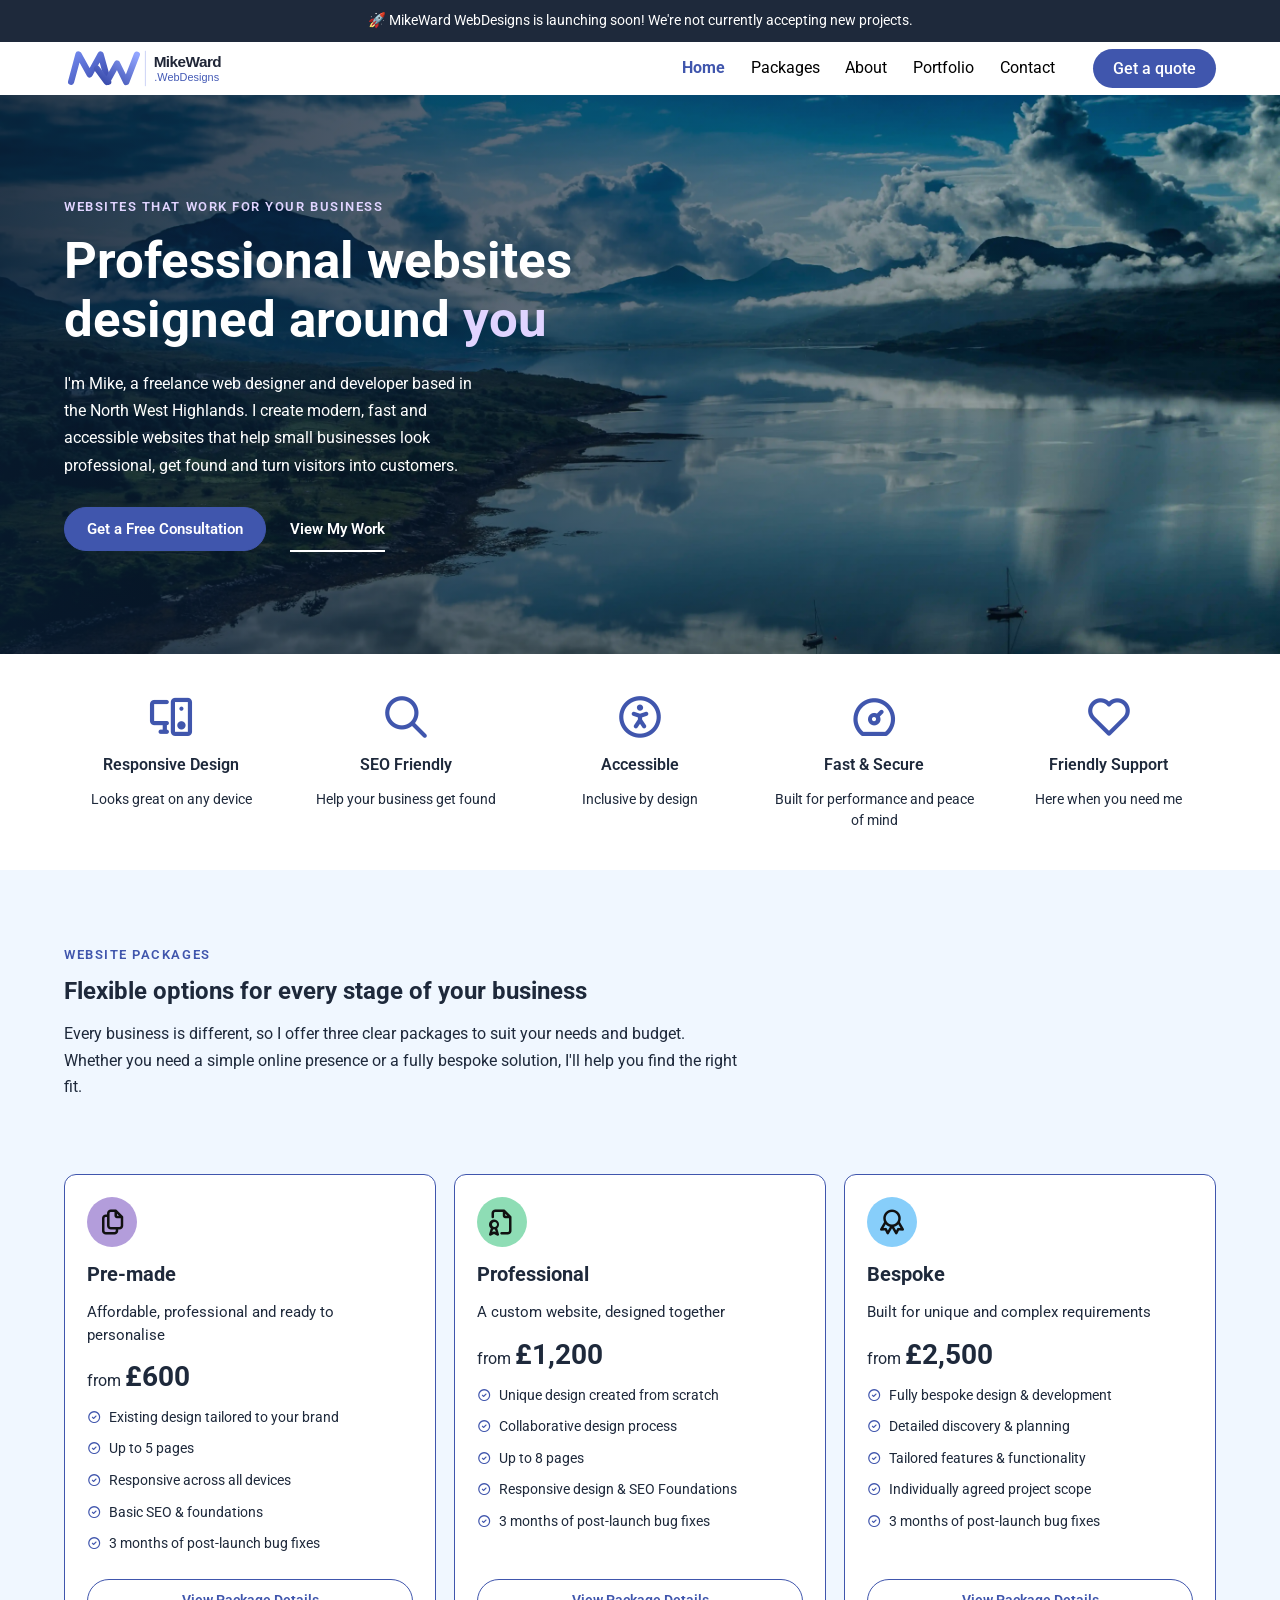
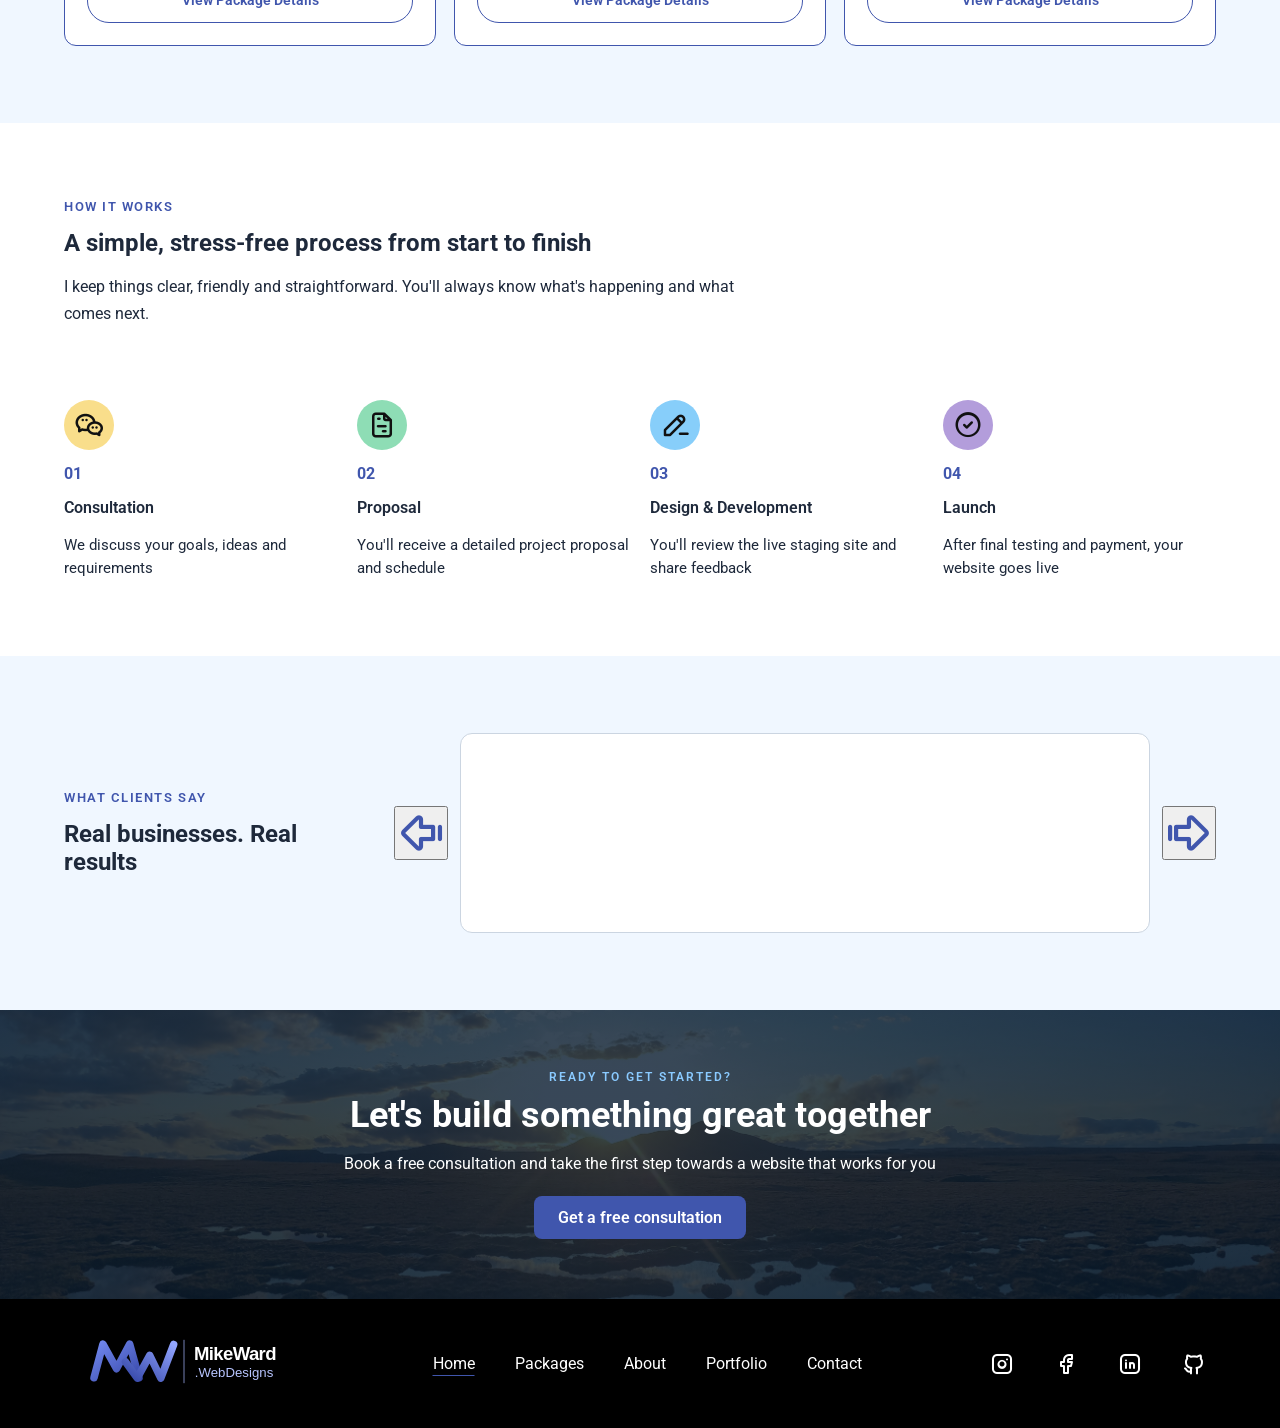
<file: index.html>
<!doctype html>
<html lang="en">
  <head>
    <meta charset="UTF-8" />
    <meta name="viewport" content="width=device-width, initial-scale=1.0" />
    <title>MikeWard WebDesigns | Web Design for Small Businesses</title>
    <link rel="canonical" href="https://mikeward-webdesigns.com/" />
    <link
      rel="stylesheet"
      href="./css/tabler-icons.min.css"
      media="print"
      onload="this.media = 'all'"
    />
    <link rel="stylesheet" href="./css/global.css" />
    <link rel="stylesheet" href="./css/template.css" />
    <link rel="stylesheet" href="./css/home.css" />
    <link
      rel="preload"
      as="image"
      href="resources/martin-bennie.jpg"
      fetchpriority="high"
    />
    <meta
      name="description"
      content="Affordable, professional web design for small businesses in the Scottish Highlands and across the UK. Fast, modern websites tailored to your business."
    />
    <link rel="icon" type="image/svg+xml" href="./resources/favicon.svg" />
    <script src="./script.js" defer></script>
  </head>
  <body>
    <div class="announcement-bar">
      <p>
        🚀 MikeWard WebDesigns is launching soon! We're not currently accepting
        new projects.
      </p>
    </div>
    <nav class="site-nav" aria-label="Main navigation">
      <img
        src="resources/mikeward-logo.svg"
        alt="MikeWard WebDesigns logo"
        class="site-logo"
      />
      <div class="site-nav__menu" id="primary-menu">
        <ul class="site-nav__links">
          <li>
            <a href="./index.html" class="current" aria-current="page">Home</a>
          </li>
          <li><a href="./index.html#packages">Packages</a></li>
          <li><a href="./about.html">About</a></li>
          <li><a href="./portfolio.html">Portfolio</a></li>
          <li><a href="./contact.html">Contact</a></li>
        </ul>
        <a href="./contact.html" class="quote-button"> Get a quote </a>
      </div>
      <button
        class="menu-toggle"
        type="button"
        aria-label="Open navigation menu"
        aria-expanded="false"
        aria-controls="primary-menu"
      >
        <i class="ti ti-menu-2" aria-hidden="true"></i>
      </button>
    </nav>

    <header class="hero">
      <div class="hero__content">
        <p class="hero__eyebrow">WEBSITES THAT WORK FOR YOUR BUSINESS</p>
        <h1>Professional websites designed around <span>you</span></h1>
        <p class="hero__description">
          I'm Mike, a freelance web designer and developer based in the North
          West Highlands. I create modern, fast and accessible websites that
          help small businesses look professional, get found and turn visitors
          into customers.
        </p>
        <a href="./contact.html" class="hero__consultation-button">
          Get a Free Consultation
        </a>
        <a class="hero__portfolio-link" href="./portfolio.html">View My Work</a>
      </div>
    </header>

    <main class="benefits">
      <div class="benefit-card">
        <i class="ti ti-devices-2" aria-hidden="true"></i>
        <div class="benefit-card__title"><p>Responsive Design</p></div>
        <div class="benefit-card__description">
          <p>Looks great on any device</p>
        </div>
      </div>
      <div class="benefit-card">
        <i class="ti ti-search" aria-hidden="true"></i>
        <div class="benefit-card__title"><p>SEO Friendly</p></div>
        <div class="benefit-card__description">
          <p>Help your business get found</p>
        </div>
      </div>
      <div class="benefit-card">
        <i class="ti ti-accessible" aria-hidden="true"></i>
        <div class="benefit-card__title"><p>Accessible</p></div>
        <div class="benefit-card__description"><p>Inclusive by design</p></div>
      </div>
      <div class="benefit-card">
        <i class="ti ti-dashboard" aria-hidden="true"></i>
        <div class="benefit-card__title"><p>Fast &amp; Secure</p></div>
        <div class="benefit-card__description">
          <p>Built for performance and peace of mind</p>
        </div>
      </div>
      <div class="benefit-card">
        <i class="ti ti-heart" aria-hidden="true"></i>
        <div class="benefit-card__title"><p>Friendly Support</p></div>
        <div class="benefit-card__description">
          <p>Here when you need me</p>
        </div>
      </div>
    </main>

    <section class="packages-section" id="packages">
      <div class="packages-intro">
        <p class="packages-intro__eyebrow">WEBSITE PACKAGES</p>
        <h2>Flexible options for every stage of your business</h2>
        <p class="packages-intro__description">
          Every business is different, so I offer three clear packages to suit
          your needs and budget. Whether you need a simple online presence or a
          fully bespoke solution, I'll help you find the right fit.
        </p>
      </div>
      <div class="packages-cards">
        <div class="package-card">
          <div class="package-card__icon package-card_icon_premade">
            <i class="ti ti-files" aria-hidden="true"></i>
          </div>
          <div class="package-card__heading"><h3>Pre-made</h3></div>
          <div class="package-card__description">
            <p>Affordable, professional and ready to personalise</p>
          </div>
          <div class="package-card__price">
            <p>from <span>£600</span></p>
          </div>
          <div class="package-card__features">
            <ul>
              <li>Existing design tailored to your brand</li>
              <li>Up to 5 pages</li>
              <li>Responsive across all devices</li>
              <li>Basic SEO &amp; foundations</li>
              <li>3 months of post-launch bug fixes</li>
            </ul>
          </div>
          <a
            href="./premade.html"
            class="package-card__button"
            aria-label="View Pre-made package details"
          >
            <span class="button-text-desktop" aria-hidden="true"
              >View Package Details</span
            >
            <span class="button-text-mobile" aria-hidden="true">View</span>
            <span class="button-text-small" aria-hidden="true">&rarr;</span>
          </a>
        </div>
        <div class="package-card">
          <div class="package-card__icon package-card_icon_professional">
            <i class="ti ti-file-certificate" aria-hidden="true"></i>
          </div>
          <div class="package-card__heading"><h3>Professional</h3></div>
          <div class="package-card__description">
            <p>A custom website, designed together</p>
          </div>
          <div class="package-card__price">
            <p>from <span>£1,200</span></p>
          </div>
          <div class="package-card__features">
            <ul>
              <li>Unique design created from scratch</li>
              <li>Collaborative design process</li>
              <li>Up to 8 pages</li>
              <li>Responsive design &amp; SEO Foundations</li>
              <li>3 months of post-launch bug fixes</li>
            </ul>
          </div>
          <a
            href="./professional.html"
            class="package-card__button"
            aria-label="View Professional package details"
          >
            <span class="button-text-desktop" aria-hidden="true"
              >View Package Details</span
            >
            <span class="button-text-mobile" aria-hidden="true">View</span>
            <span class="button-text-small" aria-hidden="true">&rarr;</span>
          </a>
        </div>
        <div class="package-card">
          <div class="package-card__icon package-card_icon_bespoke">
            <i class="ti ti-award" aria-hidden="true"></i>
          </div>
          <div class="package-card__heading"><h3>Bespoke</h3></div>
          <div class="package-card__description">
            <p>Built for unique and complex requirements</p>
          </div>
          <div class="package-card__price">
            <p>from <span>£2,500</span></p>
          </div>
          <div class="package-card__features">
            <ul>
              <li>Fully bespoke design &amp; development</li>
              <li>Detailed discovery &amp; planning</li>
              <li>Tailored features &amp; functionality</li>
              <li>Individually agreed project scope</li>
              <li>3 months of post-launch bug fixes</li>
            </ul>
          </div>
          <a
            href="./bespoke.html"
            class="package-card__button"
            aria-label="View Bespoke package details"
          >
            <span class="button-text-desktop" aria-hidden="true"
              >View Package Details</span
            >
            <span class="button-text-mobile" aria-hidden="true">View</span>
            <span class="button-text-small" aria-hidden="true">&rarr;</span>
          </a>
        </div>
      </div>
    </section>

    <section class="process-section">
      <div class="process-intro">
        <p class="process-intro__eyebrow">HOW IT WORKS</p>
        <h2>A simple, stress-free process from start to finish</h2>
        <p class="process-intro__description">
          I keep things clear, friendly and straightforward. You'll always know
          what's happening and what comes next.
        </p>
      </div>
      <div class="process-steps">
        <div class="process-step">
          <div class="process-step__icon process-step__icon_consultation">
            <i class="ti ti-brand-wechat" aria-hidden="true"></i>
          </div>
          <div class="process-step__number"><p>01</p></div>
          <div class="process-step__title"><p>Consultation</p></div>
          <div class="process-step__description">
            <p>We discuss your goals, ideas and requirements</p>
          </div>
        </div>
        <div class="process-step">
          <div class="process-step__icon process-step__icon_proposal">
            <i class="ti ti-file-invoice" aria-hidden="true"></i>
          </div>
          <div class="process-step__number"><p>02</p></div>
          <div class="process-step__title"><p>Proposal</p></div>
          <div class="process-step__description">
            <p>You'll receive a detailed project proposal and schedule</p>
          </div>
        </div>
        <div class="process-step">
          <div class="process-step__icon process-step__icon_design">
            <i class="ti ti-pencil-minus" aria-hidden="true"></i>
          </div>
          <div class="process-step__number"><p>03</p></div>
          <div class="process-step__title"><p>Design &amp; Development</p></div>
          <div class="process-step__description">
            <p>You'll review the live staging site and share feedback</p>
          </div>
        </div>
        <div class="process-step">
          <div class="process-step__icon process-step__icon_launch">
            <i class="ti ti-circle-check" aria-hidden="true"></i>
          </div>
          <div class="process-step__number"><p>04</p></div>
          <div class="process-step__title"><p>Launch</p></div>
          <div class="process-step__description">
            <p>After final testing and payment, your website goes live</p>
          </div>
        </div>
      </div>
    </section>

    <section class="testimonials-section">
      <div class="testimonials-intro">
        <p>WHAT CLIENTS SAY</p>
        <h2>Real businesses. Real results</h2>
      </div>
      <div class="testimonial-carousel">
        <button
          class="testimonial-carousel__previous"
          aria-label="Previous testimonial"
        >
          <i class="ti ti-arrow-big-left-line" aria-hidden="true"></i>
        </button>
        <div class="testimonial-carousel__content"></div>
        <button
          class="testimonial-carousel__next"
          aria-label="Next testimonial"
        >
          <i class="ti ti-arrow-big-right-line" aria-hidden="true"></i>
        </button>
      </div>
      <div class="testimonials-photo"></div>
      <div class="testimonial-carosel-control-buttons">
        <button type="button" aria-label="Show testimonial 1"></button>
        <button type="button" aria-label="Show testimonial 2"></button>
        <button type="button" aria-label="Show testimonial 3"></button>
      </div>
    </section>

    <section class="final-cta">
      <p class="final-cta__eyebrow">READY TO GET STARTED?</p>
      <h2>Let's build something great together</h2>
      <p class="final-cta__description">
        Book a free consultation and take the first step towards a website that
        works for you
      </p>
      <a href="./contact.html" class="final-cta__button">
        Get a free consultation
      </a>
    </section>

    <footer class="site-footer">
      <a href="./index.html" aria-label="MikeWard WebDesigns homepage">
        <img
          src="resources/mikeward-logo-dark.svg"
          alt="MikeWard WebDesigns logo"
          class="site-footer__logo"
          width="700"
          height="180"
        />
      </a>
      <nav aria-label="Footer navigation">
        <ul class="site-footer__links">
          <li>
            <a href="./index.html" class="current" aria-current="page">Home</a>
          </li>
          <li><a href="./index.html#packages">Packages</a></li>
          <li>
            <a href="./about.html">About</a>
          </li>
          <li><a href="./portfolio.html">Portfolio</a></li>
          <li><a href="./contact.html">Contact</a></li>
        </ul>
      </nav>
      <div class="site-footer__social-links">
        <a href="YOUR_INSTAGRAM_URL" aria-label="Instagram">
          <i class="ti ti-brand-instagram" aria-hidden="true"></i>
        </a>
        <a href="YOUR_FACEBOOK_URL" aria-label="Facebook">
          <i class="ti ti-brand-facebook" aria-hidden="true"></i>
        </a>
        <a href="YOUR_LINKEDIN_URL" aria-label="LinkedIn">
          <i class="ti ti-brand-linkedin" aria-hidden="true"></i>
        </a>
        <a href="YOUR_GITHUB_URL" aria-label="Github">
          <i class="ti ti-brand-github" aria-hidden="true"></i>
        </a>
      </div>
    </footer>
  </body>
</html>
</file>
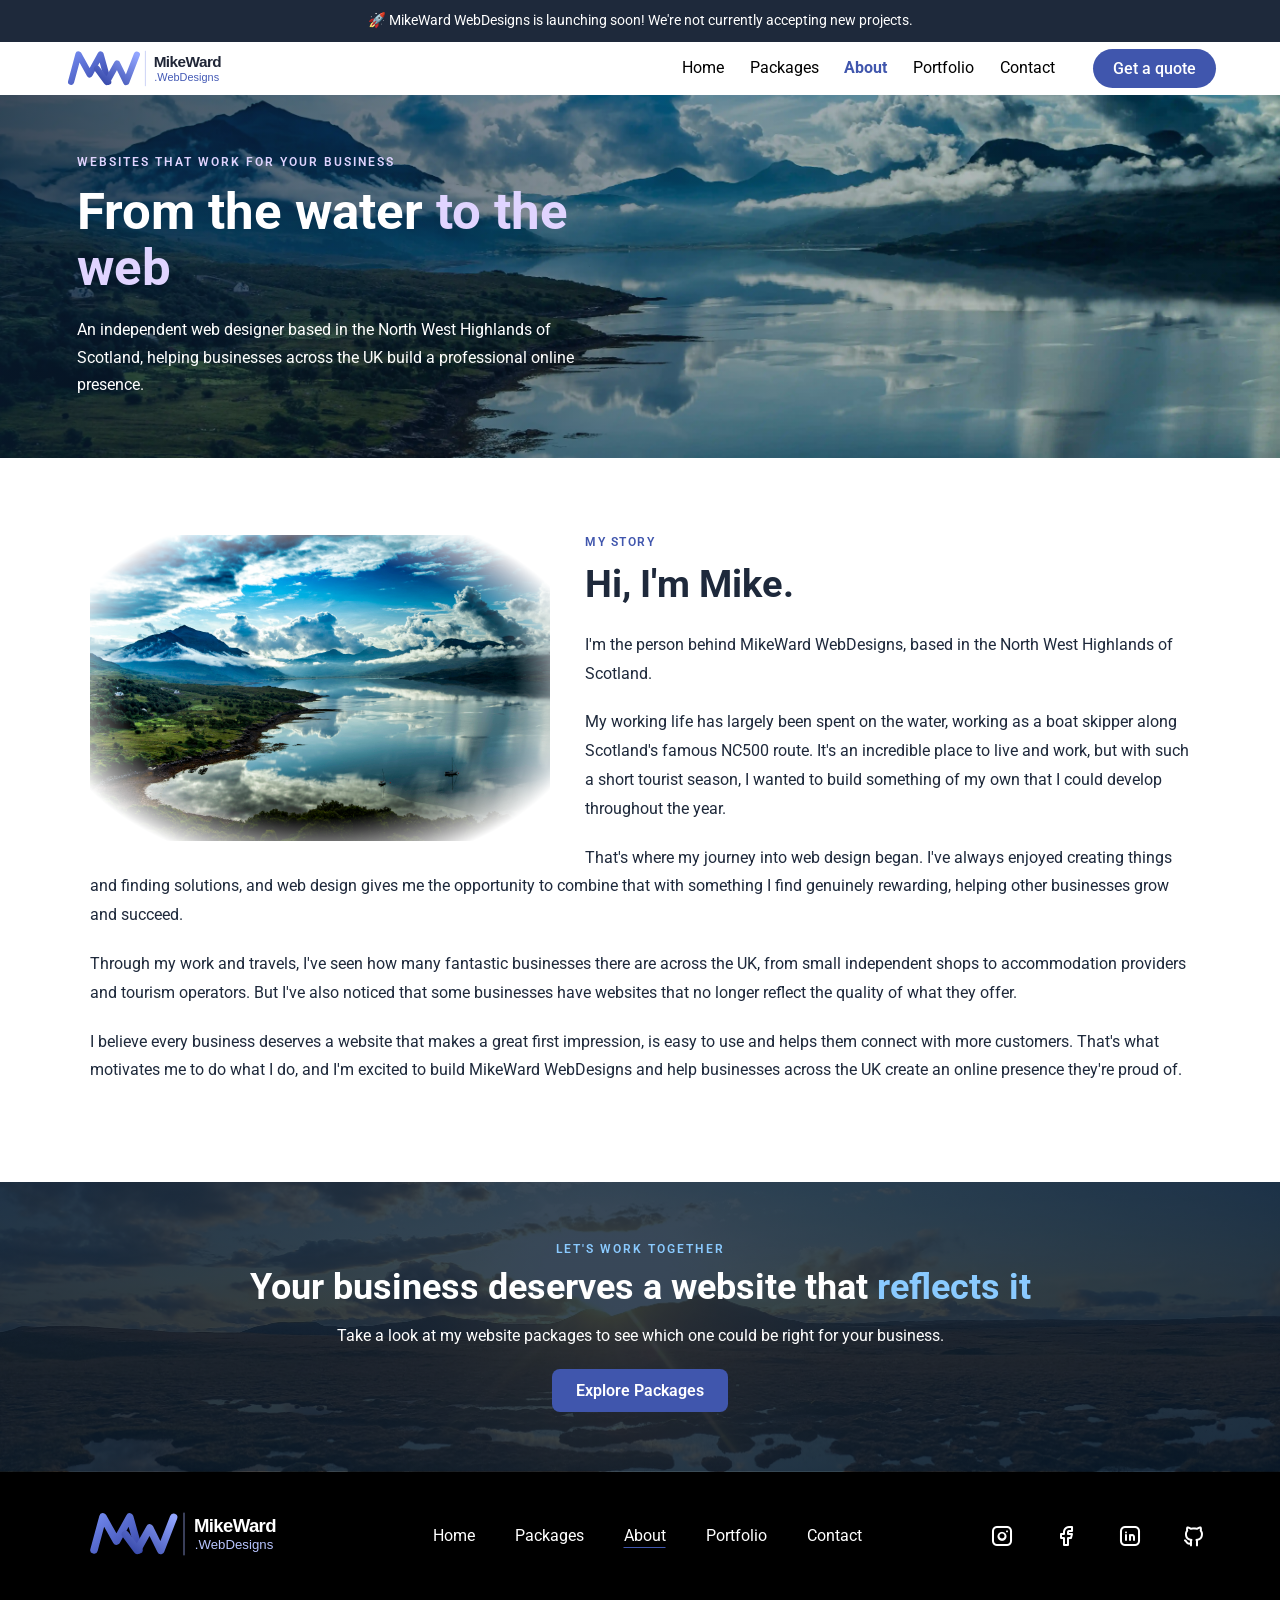
<file: about.html>
<!doctype html>
<html lang="en">
  <head>
    <meta charset="UTF-8" />
    <meta name="viewport" content="width=device-width, initial-scale=1.0" />
    <title>About Mike | Web Design for Small Businesses</title>
    <link rel="canonical" href="https://mikeward-webdesigns.com/about.html" />
    <link rel="stylesheet" href="./css/tabler-icons.min.css" />
    <link rel="stylesheet" href="./css/global.css" />
    <link rel="stylesheet" href="./css/template.css" />
    <link rel="stylesheet" href="./css/about.css" />
    <link
      rel="preload"
      as="image"
      href="resources/martin-bennie.webp"
      fetchpriority="high"
    />
    <meta
      name="description"
      content="Meet Mike, the person behind MikeWard WebDesigns. From boat skipper in the Scottish Highlands to creating professional websites for businesses across the UK."
    />
    <link rel="icon" type="image/svg+xml" href="./resources/favicon.svg" />
    <script src="./script.js" defer></script>
  </head>
  <body>
    <div class="announcement-bar">
      <p>
        🚀 MikeWard WebDesigns is launching soon! We're not currently accepting
        new projects.
      </p>
    </div>
    <nav class="site-nav" aria-label="Main navigation">
      <img
        src="resources/mikeward-logo.svg"
        alt="MikeWard WebDesigns logo"
        class="site-logo"
      />
      <div class="site-nav__menu" id="primary-menu">
        <ul class="site-nav__links">
          <li>
            <a href="./index.html">Home</a>
          </li>
          <li><a href="./index.html#packages">Packages</a></li>
          <li>
            <a href="./about.html" class="current" aria-current="page">About</a>
          </li>
          <li><a href="./portfolio.html">Portfolio</a></li>
          <li><a href="./contact.html">Contact</a></li>
        </ul>
        <a href="./contact.html" class="quote-button"> Get a quote </a>
      </div>
      <button
        class="menu-toggle"
        type="button"
        aria-label="Open navigation menu"
        aria-expanded="false"
        aria-controls="primary-menu"
      >
        <i class="ti ti-menu-2" aria-hidden="true"></i>
      </button>
    </nav>

    <header class="hero">
      <div class="hero__content">
        <p class="hero__eyebrow">WEBSITES THAT WORK FOR YOUR BUSINESS</p>
        <h1>From the water <span>to the web</span></h1>
        <p class="hero__description">
          An independent web designer based in the North West Highlands of
          Scotland, helping businesses across the UK build a professional online
          presence.
        </p>
      </div>
    </header>
    <main>
      <section class="bio" aria-labelledby="about-heading">
        <div class="bio__content">
          <img
            src="./resources/martin-bennie.jpg"
            alt="Mike working as a boat skipper in the Scottish Highlands"
            class="mike-image"
            width="500"
            height="375"
            loading="lazy"
          />

          <p class="bio__eyebrow">MY STORY</p>
          <h2 id="about-heading">Hi, I'm Mike.</h2>

          <p>
            I'm the person behind MikeWard WebDesigns, based in the North West
            Highlands of Scotland.
          </p>

          <p>
            My working life has largely been spent on the water, working as a
            boat skipper along Scotland's famous NC500 route. It's an incredible
            place to live and work, but with such a short tourist season, I
            wanted to build something of my own that I could develop throughout
            the year.
          </p>

          <p>
            That's where my journey into web design began. I've always enjoyed
            creating things and finding solutions, and web design gives me the
            opportunity to combine that with something I find genuinely
            rewarding, helping other businesses grow and succeed.
          </p>

          <p>
            Through my work and travels, I've seen how many fantastic businesses
            there are across the UK, from small independent shops to
            accommodation providers and tourism operators. But I've also noticed
            that some businesses have websites that no longer reflect the
            quality of what they offer.
          </p>

          <p>
            I believe every business deserves a website that makes a great first
            impression, is easy to use and helps them connect with more
            customers. That's what motivates me to do what I do, and I'm excited
            to build MikeWard WebDesigns and help businesses across the UK
            create an online presence they're proud of.
          </p>
        </div>
      </section>
      <section class="final-cta" aria-labelledby="cta-heading">
        <p class="final-cta__eyebrow">LET'S WORK TOGETHER</p>
        <h2 id="cta-heading">
          Your business deserves a website that <span>reflects it</span>
        </h2>
        <p class="final-cta__description">
          Take a look at my website packages to see which one could be right for
          your business.
        </p>
        <a href="./index.html#packages" class="final-cta__button">
          Explore Packages
        </a>
      </section>
    </main>

    <footer class="site-footer">
      <a href="./index.html" aria-label="MikeWard WebDesigns homepage">
        <img
          src="resources/mikeward-logo-dark.svg"
          alt="MikeWard WebDesigns logo"
          class="site-footer__logo"
          width="700"
          height="180"
      /></a>
      <nav aria-label="Footer navigation">
        <ul class="site-footer__links">
          <li><a href="./index.html">Home</a></li>
          <li><a href="./index.html#packages">Packages</a></li>
          <li>
            <a href="./about.html" class="current" aria-current="page">About</a>
          </li>
          <li><a href="./portfolio.html">Portfolio</a></li>
          <li><a href="./contact.html">Contact</a></li>
        </ul>
      </nav>
      <div class="site-footer__social-links">
        <a href="YOUR_INSTAGRAM_URL" aria-label="Instagram">
          <i class="ti ti-brand-instagram" aria-hidden="true"></i>
        </a>
        <a href="YOUR_FACEBOOK_URL" aria-label="Facebook">
          <i class="ti ti-brand-facebook" aria-hidden="true"></i>
        </a>
        <a href="YOUR_LINKEDIN_URL" aria-label="LinkedIn">
          <i class="ti ti-brand-linkedin" aria-hidden="true"></i>
        </a>
        <a href="YOUR_GITHUB_URL" aria-label="Github">
          <i class="ti ti-brand-github" aria-hidden="true"></i>
        </a>
      </div>
    </footer>
  </body>
</html>
</file>
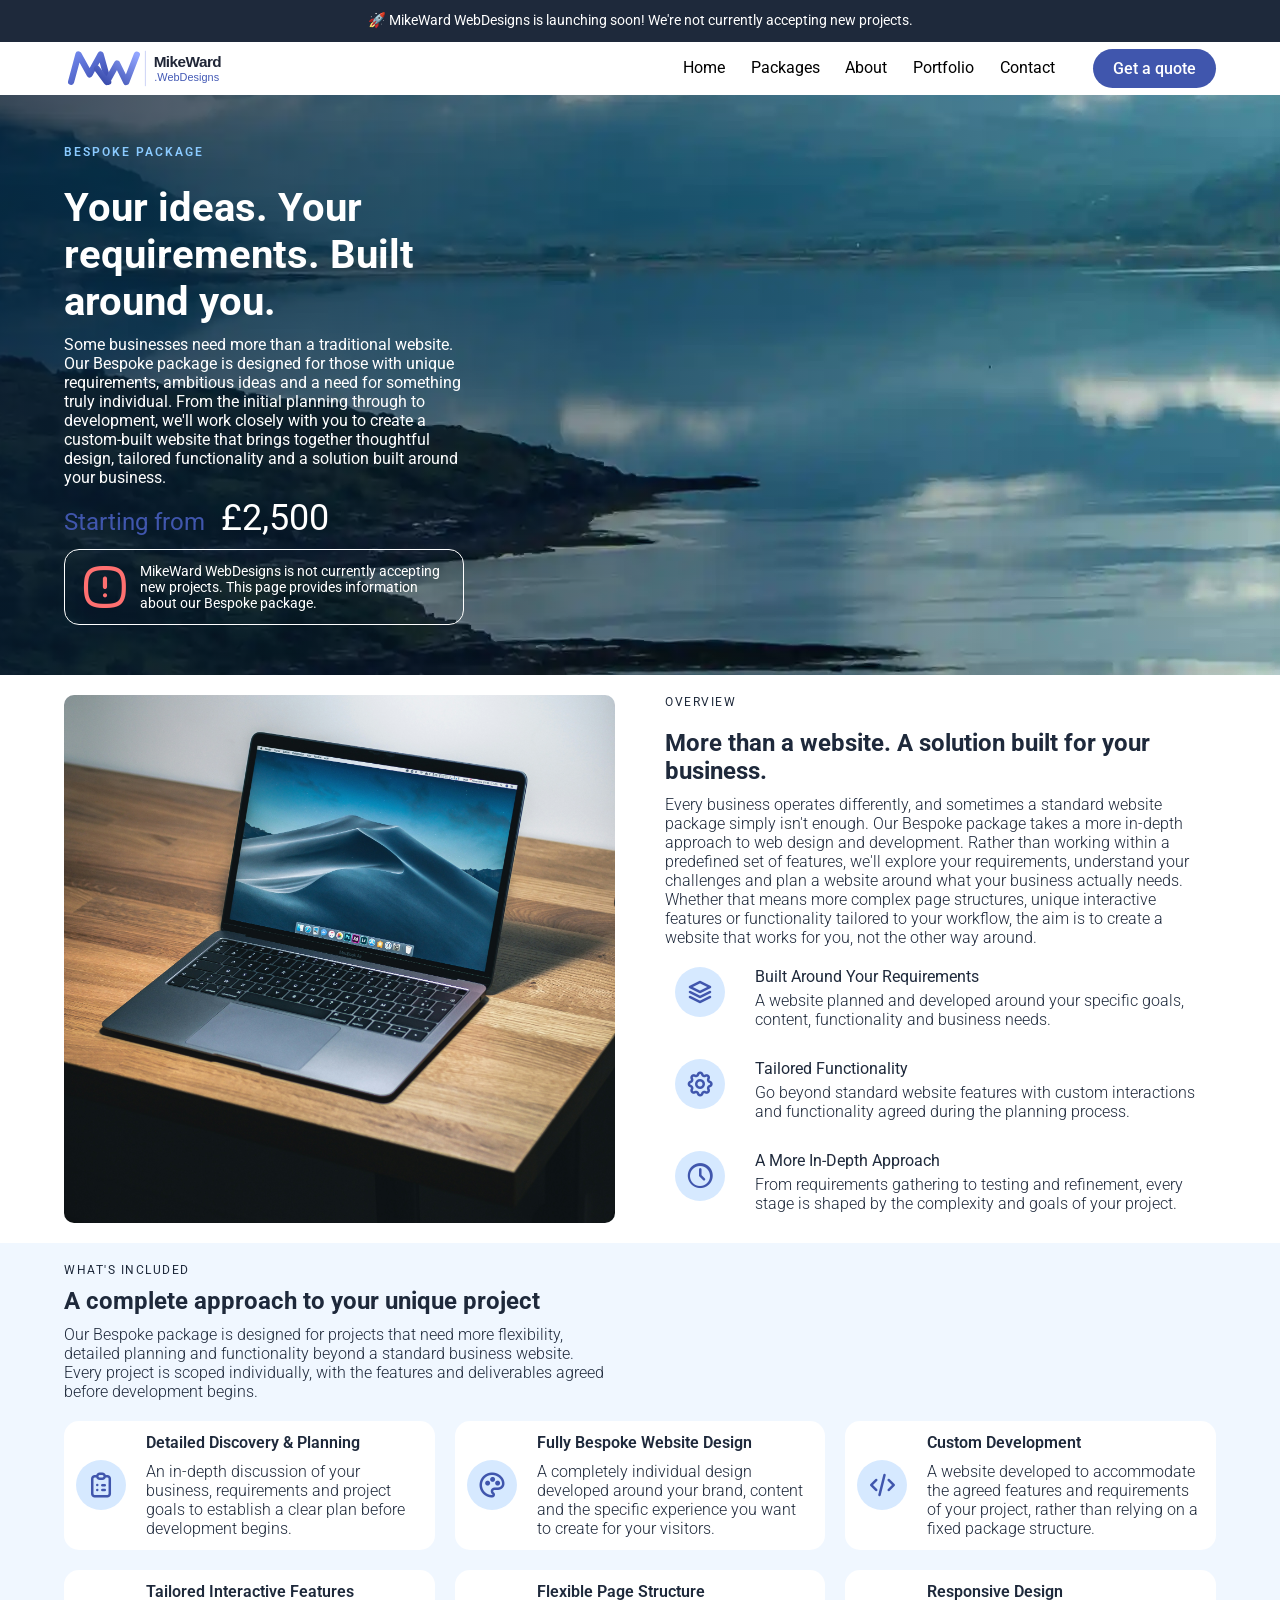
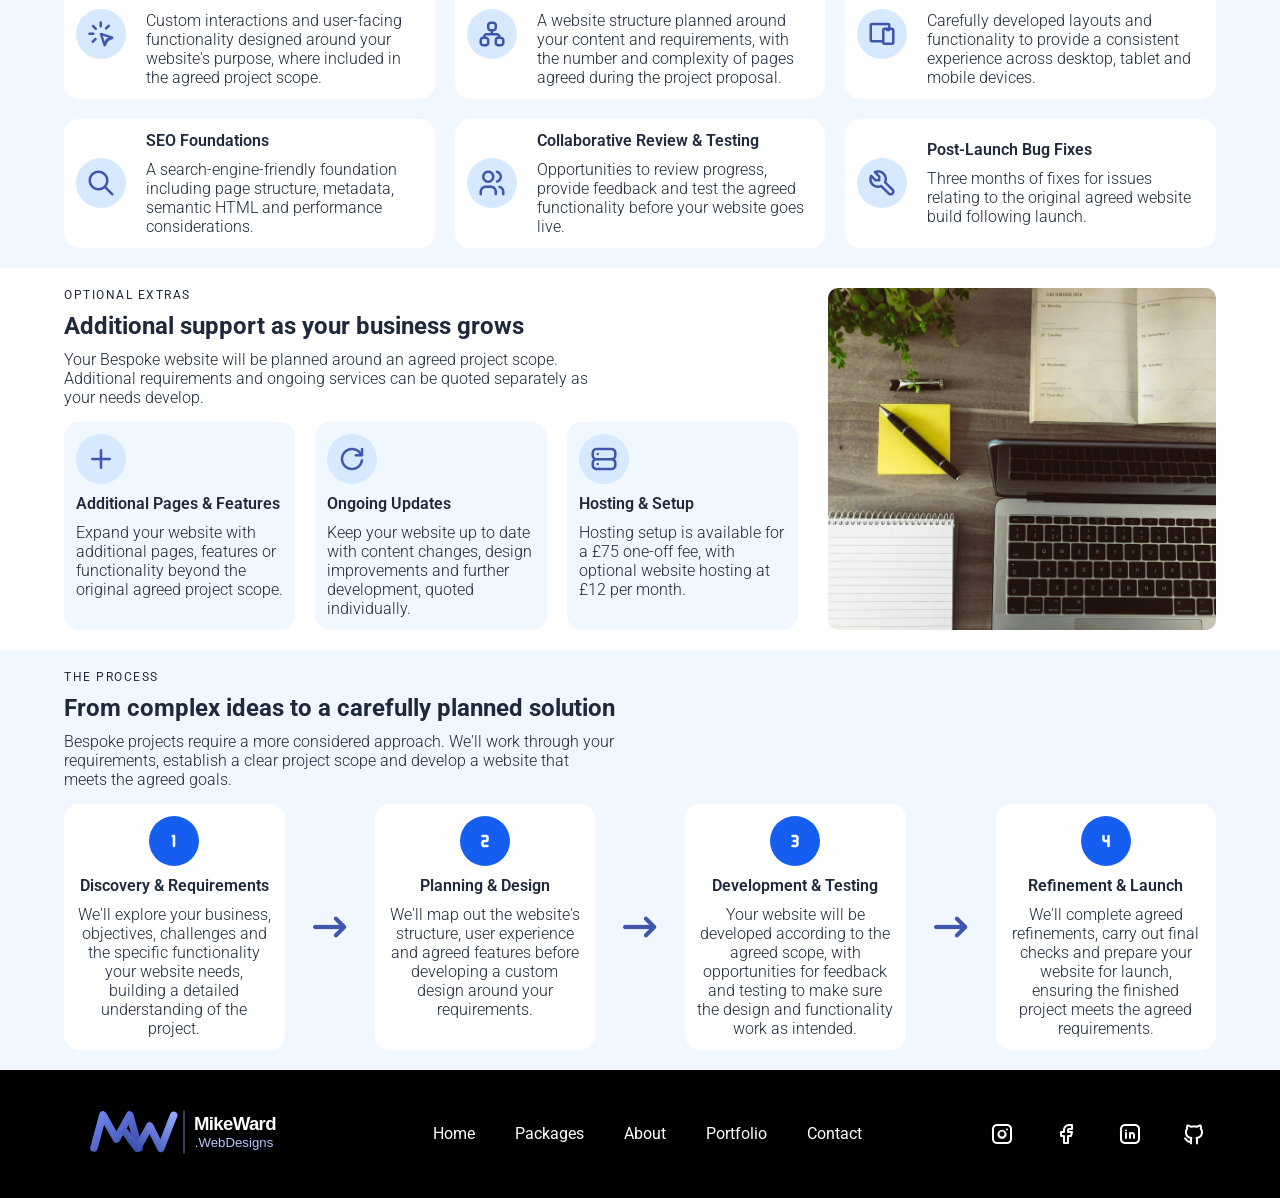
<file: bespoke.html>
<!doctype html>
<html lang="en">
  <head>
    <meta charset="utf-8" />
    <meta content="width=device-width, initial-scale=1.0" name="viewport" />
    <title>Bespoke Website Package | MikeWard WebDesigns</title>
    <link href="https://mikeward-webdesigns.com/bespoke.html" rel="canonical" />
    <link rel="stylesheet" href="./css/tabler-icons.min.css" />
    <link href="./css/global.css" rel="stylesheet" />
    <link href="./css/template.css" rel="stylesheet" />
    <link href="./css/packages.css" rel="stylesheet" />
    <link
      as="image"
      fetchpriority="high"
      href="resources/martin-bennie.webp"
      rel="preload"
    />
    <meta
      content="Bespoke website design from MikeWard WebDesigns. Custom-built websites for businesses with unique requirements, tailored functionality and ambitious goals. Starting from £2,500."
      name="description"
    />
    <link href="./resources/favicon.svg" rel="icon" type="image/svg+xml" />
    <script defer="" src="./script.js"></script>
  </head>
  <body>
    <a class="skip-link" href="#main-content">Skip to main content</a>
    <div class="announcement-bar">
      <p>
        🚀 MikeWard WebDesigns is launching soon! We're not currently accepting
        new projects.
      </p>
    </div>
    <nav aria-label="Main navigation" class="site-nav">
      <img
        alt="MikeWard WebDesigns logo"
        class="site-logo"
        src="resources/mikeward-logo.svg"
      />
      <div class="site-nav__menu">
        <ul class="site-nav__links">
          <li>
            <a href="./index.html">Home</a>
          </li>
          <li><a href="./index.html#packages">Packages</a></li>
          <li><a href="./about.html">About</a></li>
          <li><a href="./portfolio.html">Portfolio</a></li>
          <li><a href="./contact.html">Contact</a></li>
        </ul>
        <a href="./contact.html" class="quote-button"> Get a quote </a>
      </div>
      <button
        aria-expanded="false"
        aria-label="Open navigation menu"
        class="menu-toggle"
        type="button"
      >
        <i aria-hidden="true" class="ti ti-menu-2"></i>
      </button>
    </nav>
    <main id="main-content">
      <section aria-labelledby="package-title" class="package-hero">
        <div class="package-hero__content">
          <p class="hero__eyebrow">BESPOKE PACKAGE</p>
          <h1 id="package-title">
            Your ideas. Your requirements. Built around you.
          </h1>
          <p class="package-hero__description">
            Some businesses need more than a traditional website. Our Bespoke
            package is designed for those with unique requirements, ambitious
            ideas and a need for something truly individual. From the initial
            planning through to development, we'll work closely with you to
            create a custom-built website that brings together thoughtful
            design, tailored functionality and a solution built around your
            business.
          </p>
          <p class="package-hero__price">
            Starting from <span id="package-starting-price">£2,500</span>
          </p>
          <div class="package-hero__availability-notice">
            <i aria-hidden="true" class="ti ti-alert-square-rounded"></i>
            MikeWard WebDesigns is not currently accepting new projects. This
            page provides information about our Bespoke package.
          </div>
        </div>
      </section>
      <section aria-labelledby="overview-title" class="package-overview">
        <div
          aria-label="Workspace illustrating website design and planning"
          class="package-overview__image"
          role="img"
        ></div>
        <div class="package-overview__content">
          <p class="section-eyebrow">OVERVIEW</p>
          <h2 id="overview-title">
            More than a website. A solution built for your business.
          </h2>
          <p class="package-overview__description">
            Every business operates differently, and sometimes a standard
            website package simply isn't enough. Our Bespoke package takes a
            more in-depth approach to web design and development. Rather than
            working within a predefined set of features, we'll explore your
            requirements, understand your challenges and plan a website around
            what your business actually needs. Whether that means more complex
            page structures, unique interactive features or functionality
            tailored to your workflow, the aim is to create a website that works
            for you, not the other way around.
          </p>
          <div class="package-overview__feature">
            <div class="feature-icon">
              <i aria-hidden="true" class="ti ti-stack-2"></i>
            </div>
            <div class="package-overview__feature-text">
              <p>Built Around Your Requirements</p>
              <p class="package-overview__feature-description">
                A website planned and developed around your specific goals,
                content, functionality and business needs.
              </p>
            </div>
          </div>
          <div class="package-overview__feature">
            <div class="feature-icon">
              <i aria-hidden="true" class="ti ti-settings"></i>
            </div>
            <div class="package-overview__feature-text">
              <p>Tailored Functionality</p>
              <p class="package-overview__feature-description">
                Go beyond standard website features with custom interactions and
                functionality agreed during the planning process.
              </p>
            </div>
          </div>
          <div class="package-overview__feature">
            <div class="feature-icon">
              <i aria-hidden="true" class="ti ti-clock"></i>
            </div>
            <div class="package-overview__feature-text">
              <p>A More In-Depth Approach</p>
              <p class="package-overview__feature-description">
                From requirements gathering to testing and refinement, every
                stage is shaped by the complexity and goals of your project.
              </p>
            </div>
          </div>
        </div>
      </section>
      <section aria-labelledby="inclusions-title" class="package-inclusions">
        <p class="section-eyebrow">WHAT'S INCLUDED</p>
        <h2 id="inclusions-title">
          A complete approach to your unique project
        </h2>
        <p class="package-inclusions__description">
          Our Bespoke package is designed for projects that need more
          flexibility, detailed planning and functionality beyond a standard
          business website. Every project is scoped individually, with the
          features and deliverables agreed before development begins.
        </p>
        <div class="package-inclusions__grid">
          <div class="package-inclusions__card">
            <div class="feature-icon">
              <i aria-hidden="true" class="ti ti-clipboard-list"></i>
            </div>
            <div class="package-inclusions__card-content">
              <h3>Detailed Discovery & Planning</h3>
              <p class="package-inclusions__card-description">
                An in-depth discussion of your business, requirements and
                project goals to establish a clear plan before development
                begins.
              </p>
            </div>
          </div>
          <div class="package-inclusions__card">
            <div class="feature-icon">
              <i aria-hidden="true" class="ti ti-palette"></i>
            </div>
            <div class="package-inclusions__card-content">
              <h3>Fully Bespoke Website Design</h3>
              <p class="package-inclusions__card-description">
                A completely individual design developed around your brand,
                content and the specific experience you want to create for your
                visitors.
              </p>
            </div>
          </div>
          <div class="package-inclusions__card">
            <div class="feature-icon">
              <i aria-hidden="true" class="ti ti-code"></i>
            </div>
            <div class="package-inclusions__card-content">
              <h3>Custom Development</h3>
              <p class="package-inclusions__card-description">
                A website developed to accommodate the agreed features and
                requirements of your project, rather than relying on a fixed
                package structure.
              </p>
            </div>
          </div>
          <div class="package-inclusions__card">
            <div class="feature-icon">
              <i aria-hidden="true" class="ti ti-click"></i>
            </div>
            <div class="package-inclusions__card-content">
              <h3>Tailored Interactive Features</h3>
              <p class="package-inclusions__card-description">
                Custom interactions and user-facing functionality designed
                around your website's purpose, where included in the agreed
                project scope.
              </p>
            </div>
          </div>
          <div class="package-inclusions__card">
            <div class="feature-icon">
              <i aria-hidden="true" class="ti ti-sitemap"></i>
            </div>
            <div class="package-inclusions__card-content">
              <h3>Flexible Page Structure</h3>
              <p class="package-inclusions__card-description">
                A website structure planned around your content and
                requirements, with the number and complexity of pages agreed
                during the project proposal.
              </p>
            </div>
          </div>
          <div class="package-inclusions__card">
            <div class="feature-icon">
              <i aria-hidden="true" class="ti ti-devices"></i>
            </div>
            <div class="package-inclusions__card-content">
              <h3>Responsive Design</h3>
              <p class="package-inclusions__card-description">
                Carefully developed layouts and functionality to provide a
                consistent experience across desktop, tablet and mobile devices.
              </p>
            </div>
          </div>
          <div class="package-inclusions__card">
            <div class="feature-icon">
              <i aria-hidden="true" class="ti ti-search"></i>
            </div>
            <div class="package-inclusions__card-content">
              <h3>SEO Foundations</h3>
              <p class="package-inclusions__card-description">
                A search-engine-friendly foundation including page structure,
                metadata, semantic HTML and performance considerations.
              </p>
            </div>
          </div>
          <div class="package-inclusions__card">
            <div class="feature-icon">
              <i aria-hidden="true" class="ti ti-users"></i>
            </div>
            <div class="package-inclusions__card-content">
              <h3>Collaborative Review & Testing</h3>
              <p class="package-inclusions__card-description">
                Opportunities to review progress, provide feedback and test the
                agreed functionality before your website goes live.
              </p>
            </div>
          </div>
          <div class="package-inclusions__card">
            <div class="feature-icon">
              <i aria-hidden="true" class="ti ti-tool"></i>
            </div>
            <div class="package-inclusions__card-content">
              <h3>Post-Launch Bug Fixes</h3>
              <p class="package-inclusions__card-description">
                Three months of fixes for issues relating to the original agreed
                website build following launch.
              </p>
            </div>
          </div>
        </div>
      </section>
      <section aria-labelledby="extras-title" class="package-extras">
        <div class="package-extras__content">
          <p class="section-eyebrow">OPTIONAL EXTRAS</p>
          <h2 id="extras-title">Additional support as your business grows</h2>
          <p class="package-extras__description">
            Your Bespoke website will be planned around an agreed project scope.
            Additional requirements and ongoing services can be quoted
            separately as your needs develop.
          </p>
          <div class="package-extras__grid">
            <div class="package-extras__card">
              <div class="package-extras__icon feature-icon">
                <i aria-hidden="true" class="ti ti-plus"></i>
              </div>
              <h3>Additional Pages & Features</h3>
              <p class="package-extras__card-description">
                Expand your website with additional pages, features or
                functionality beyond the original agreed project scope.
              </p>
            </div>

            <div class="package-extras__card">
              <div class="package-extras__icon feature-icon">
                <i aria-hidden="true" class="ti ti-reload"></i>
              </div>
              <h3>Ongoing Updates</h3>
              <p class="package-extras__card-description">
                Keep your website up to date with content changes, design
                improvements and further development, quoted individually.
              </p>
            </div>
            <div class="package-extras__card">
              <div class="package-extras__icon feature-icon">
                <i aria-hidden="true" class="ti ti-server"></i>
              </div>
              <h3>Hosting & Setup</h3>
              <p class="package-extras__card-description">
                Hosting setup is available for a £75 one-off fee, with optional
                website hosting at £12 per month.
              </p>
            </div>
          </div>
        </div>
        <div
          aria-label="Laptop and planning notes on a desk"
          class="package-extras__image"
          role="img"
        ></div>
      </section>
      <section aria-labelledby="process-title" class="package-process">
        <div class="package-process__intro">
          <p class="section-eyebrow">THE PROCESS</p>
          <h2 id="process-title">
            From complex ideas to a carefully planned solution
          </h2>
          <p class="package-process__description">
            Bespoke projects require a more considered approach. We'll work
            through your requirements, establish a clear project scope and
            develop a website that meets the agreed goals.
          </p>
        </div>
        <div class="package-process__steps">
          <div class="package-process__step">
            <div class="package-process__step-icon feature-icon">
              <i aria-hidden="true" class="ti ti-number-1-small"></i>
            </div>
            <h3>Discovery & Requirements</h3>
            <p class="package-process__step-description">
              We'll explore your business, objectives, challenges and the
              specific functionality your website needs, building a detailed
              understanding of the project.
            </p>
          </div>
          <div class="package-process__arrow">
            <i aria-hidden="true" class="ti ti-arrow-narrow-right"></i>
          </div>
          <div class="package-process__step">
            <div class="package-process__step-icon feature-icon">
              <i aria-hidden="true" class="ti ti-number-2-small"></i>
            </div>
            <h3>Planning & Design</h3>
            <p class="package-process__step-description">
              We'll map out the website's structure, user experience and agreed
              features before developing a custom design around your
              requirements.
            </p>
          </div>
          <div class="package-process__arrow">
            <i aria-hidden="true" class="ti ti-arrow-narrow-right"></i>
          </div>
          <div class="package-process__step">
            <div class="package-process__step-icon feature-icon">
              <i aria-hidden="true" class="ti ti-number-3-small"></i>
            </div>
            <h3>Development & Testing</h3>
            <p class="package-process__step-description">
              Your website will be developed according to the agreed scope, with
              opportunities for feedback and testing to make sure the design and
              functionality work as intended.
            </p>
          </div>
          <div class="package-process__arrow">
            <i aria-hidden="true" class="ti ti-arrow-narrow-right"></i>
          </div>
          <div class="package-process__step">
            <div class="package-process__step-icon feature-icon">
              <i aria-hidden="true" class="ti ti-number-4-small"></i>
            </div>
            <h3>Refinement & Launch</h3>
            <p class="package-process__step-description">
              We'll complete agreed refinements, carry out final checks and
              prepare your website for launch, ensuring the finished project
              meets the agreed requirements.
            </p>
          </div>
        </div>
      </section>
    </main>
    <footer aria-label="Site footer" class="site-footer">
      <a href="./index.html" aria-label="MikeWard WebDesigns homepage">
        <img
          alt="MikeWard WebDesigns logo"
          class="site-footer__logo"
          height="180"
          src="resources/mikeward-logo-dark.svg"
          width="700"
        />
      </a>
      <nav aria-label="Footer navigation">
        <ul class="site-footer__links">
          <li><a href="./index.html">Home</a></li>
          <li><a href="./index.html#packages">Packages</a></li>
          <li>
            <a href="./about.html">About</a>
          </li>
          <li><a href="./portfolio.html">Portfolio</a></li>
          <li><a href="./contact.html">Contact</a></li>
        </ul>
      </nav>
      <div class="site-footer__social-links">
        <a href="YOUR_INSTAGRAM_URL" aria-label="Instagram">
          <i class="ti ti-brand-instagram" aria-hidden="true"></i>
        </a>
        <a href="YOUR_FACEBOOK_URL" aria-label="Facebook">
          <i class="ti ti-brand-facebook" aria-hidden="true"></i>
        </a>
        <a href="YOUR_LINKEDIN_URL" aria-label="LinkedIn">
          <i class="ti ti-brand-linkedin" aria-hidden="true"></i>
        </a>
        <a href="YOUR_GITHUB_URL" aria-label="Github">
          <i class="ti ti-brand-github" aria-hidden="true"></i>
        </a>
      </div>
    </footer>
  </body>
</html>
</file>
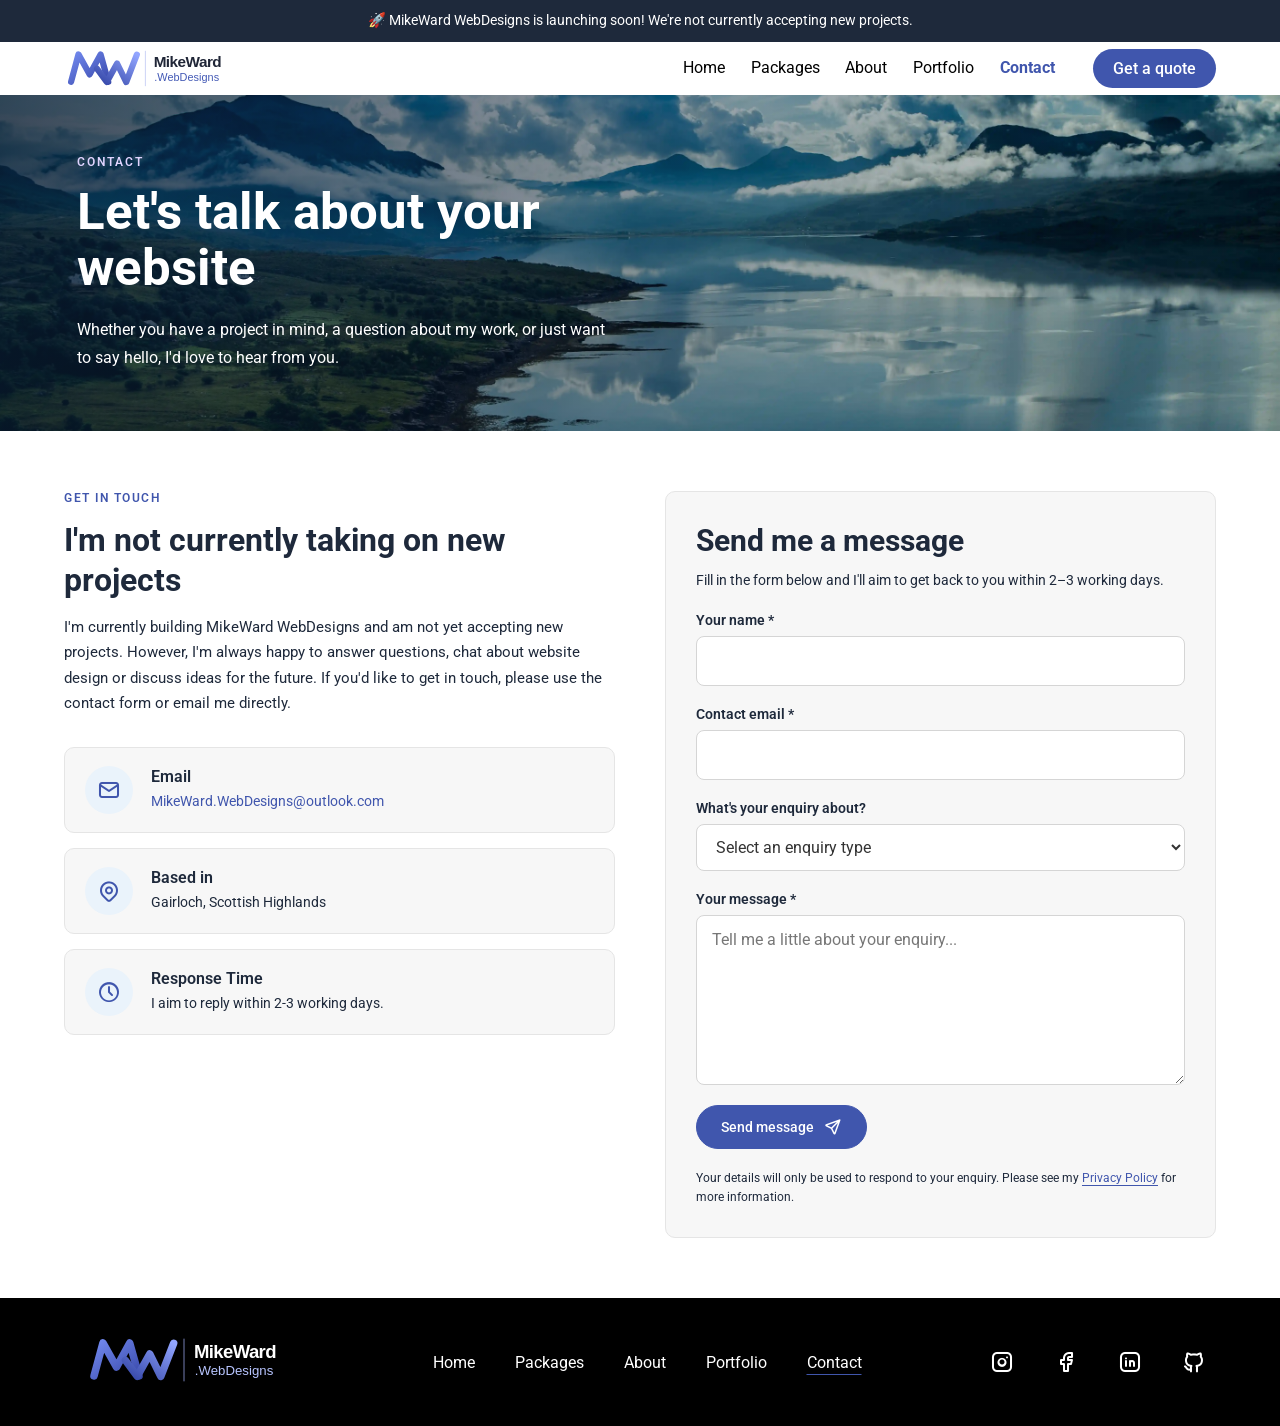
<file: contact.html>
<!doctype html>
<html lang="en">
  <head>
    <meta charset="UTF-8" />
    <meta name="viewport" content="width=device-width, initial-scale=1.0" />
    <title>Contact | MikeWard WebDesigns</title>
    <link rel="canonical" href="https://mikeward-webdesigns.com/contact.html" />
    <link rel="stylesheet" href="./css/tabler-icons.min.css" />
    <link rel="stylesheet" href="./css/global.css" />
    <link rel="stylesheet" href="./css/template.css" />
    <link rel="stylesheet" href="./css/contact.css" />
    <link
      rel="preload"
      as="image"
      href="resources/martin-bennie.webp"
      fetchpriority="high"
    />
    <meta
      name="description"
      content="Get in touch with MikeWard WebDesigns for questions about website design, services and future projects in the Scottish Highlands and across the UK."
    />
    <link rel="icon" type="image/svg+xml" href="./resources/favicon.svg" />
    <script src="./script.js" defer></script>
  </head>
  <body>
    <div class="announcement-bar">
      <p>
        🚀 MikeWard WebDesigns is launching soon! We're not currently accepting
        new projects.
      </p>
    </div>
    <nav class="site-nav" aria-label="Main navigation">
      <img
        src="resources/mikeward-logo.svg"
        alt="MikeWard WebDesigns logo"
        class="site-logo"
      />
      <div class="site-nav__menu" id="primary-menu">
        <ul class="site-nav__links">
          <li>
            <a href="./index.html">Home</a>
          </li>
          <li><a href="./index.html#packages">Packages</a></li>
          <li>
            <a href="./about.html">About</a>
          </li>
          <li>
            <a href="./portfolio.html">Portfolio</a>
          </li>
          <li>
            <a href="./contact.html" class="current" aria-current="page"
              >Contact</a
            >
          </li>
        </ul>
        <a href="#contact-form" class="quote-button"> Get a quote </a>
      </div>
      <button
        class="menu-toggle"
        type="button"
        aria-label="Open navigation menu"
        aria-expanded="false"
        aria-controls="primary-menu"
      >
        <i class="ti ti-menu-2" aria-hidden="true"></i>
      </button>
    </nav>

    <header class="hero">
      <div class="hero__content">
        <p class="hero__eyebrow">CONTACT</p>
        <h1>Let's talk about your website</h1>
        <p class="hero__description">
          Whether you have a project in mind, a question about my work, or just
          want to say hello, I'd love to hear from you.
        </p>
      </div>
    </header>
    <main>
      <div class="contact-layout">
        <section class="get-in-touch">
          <p class="get-in-touch-eyebrow">GET IN TOUCH</p>
          <h2>I'm not currently taking on new projects</h2>
          <p class="get-in-touch-description">
            I'm currently building MikeWard WebDesigns and am not yet accepting
            new projects. However, I'm always happy to answer questions, chat
            about website design or discuss ideas for the future. If you'd like
            to get in touch, please use the contact form or email me directly.
          </p>
          <div class="contact-details">
            <div class="email contact-card">
              <div class="image">
                <i class="ti ti-mail" aria-hidden="true"></i>
              </div>
              <div class="contact-card__content">
                <h3>Email</h3>
                <a href="mailto:MikeWard.WebDesigns@outlook.com">
                  MikeWard.WebDesigns@outlook.com
                </a>
              </div>
            </div>
            <div class="based-in contact-card">
              <div class="image">
                <i class="ti ti-map-pin" aria-hidden="true"></i>
              </div>
              <div class="contact-card__content">
                <h3>Based in</h3>
                <p class="location">Gairloch, Scottish Highlands</p>
              </div>
            </div>
            <div class="response-time contact-card">
              <div class="image">
                <i class="ti ti-clock" aria-hidden="true"></i>
              </div>
              <div class="contact-card__content">
                <h3>Response Time</h3>
                <p>I aim to reply within 2-3 working days.</p>
              </div>
            </div>
          </div>
        </section>
        <form
          class="contact-form"
          id="contact-form"
          action="./contact-handler.php"
          method="post"
        >
          <div class="contact-form__honeypot" aria-hidden="true">
            <label for="contact-website">Website</label>
            <input
              type="text"
              id="contact-website"
              name="website"
              tabindex="-1"
              autocomplete="off"
            />
          </div>
          <h2>Send me a message</h2>

          <p class="contact-form__description">
            Fill in the form below and I'll aim to get back to you within 2–3
            working days.
          </p>

          <div class="contact-form__fields">
            <!-- Name -->
            <div class="contact-form__field">
              <label for="contact-name">Your name *</label>
              <input
                type="text"
                id="contact-name"
                name="name"
                autocomplete="name"
                required
              />
            </div>

            <!-- Email -->
            <div class="contact-form__field">
              <label for="contact-email">Contact email *</label>
              <input
                type="email"
                id="contact-email"
                name="email"
                autocomplete="email"
                required
              />
            </div>

            <!-- Enquiry type -->
            <div class="contact-form__field">
              <label for="enquiry-type">What's your enquiry about?</label>
              <select id="enquiry-type" name="enquiry_type">
                <option value="" selected disabled>
                  Select an enquiry type
                </option>
                <option value="general">General enquiry</option>
                <option value="website-design">Website design question</option>
                <option value="future-project">Future project</option>
                <option value="other">Other</option>
              </select>
            </div>

            <!-- Message -->
            <div class="contact-form__field">
              <label for="contact-message">Your message *</label>
              <textarea
                id="contact-message"
                name="message"
                rows="6"
                placeholder="Tell me a little about your enquiry..."
                minlength="10"
                maxlength="2000"
                required
              ></textarea>
            </div>
          </div>

          <!-- Submit button -->
          <button type="submit" class="contact-form__submit">
            Send message
            <i class="ti ti-send" aria-hidden="true"></i>
          </button>

          <!-- Privacy notice -->
          <p class="contact-form__privacy">
            Your details will only be used to respond to your enquiry. Please
            see my
            <a href="./privacy.html">Privacy Policy</a>
            for more information.
          </p>
        </form>
      </div>
    </main>

    <footer class="site-footer">
      <a href="./index.html" aria-label="MikeWard WebDesigns homepage">
        <img
          src="resources/mikeward-logo-dark.svg"
          alt="MikeWard WebDesigns logo"
          class="site-footer__logo"
          width="700"
          height="180"
        />
      </a>
      <nav aria-label="Footer navigation">
        <ul class="site-footer__links">
          <li><a href="./index.html">Home</a></li>
          <li><a href="./index.html#packages">Packages</a></li>
          <li>
            <a href="./about.html">About</a>
          </li>
          <li>
            <a href="./portfolio.html">Portfolio</a>
          </li>
          <li>
            <a href="./contact.html" class="current" aria-current="page"
              >Contact</a
            >
          </li>
        </ul>
      </nav>
      <div class="site-footer__social-links">
        <a href="YOUR_INSTAGRAM_URL" aria-label="Instagram">
          <i class="ti ti-brand-instagram" aria-hidden="true"></i>
        </a>
        <a href="YOUR_FACEBOOK_URL" aria-label="Facebook">
          <i class="ti ti-brand-facebook" aria-hidden="true"></i>
        </a>
        <a href="YOUR_LINKEDIN_URL" aria-label="LinkedIn">
          <i class="ti ti-brand-linkedin" aria-hidden="true"></i>
        </a>
        <a href="YOUR_GITHUB_URL" aria-label="Github">
          <i class="ti ti-brand-github" aria-hidden="true"></i>
        </a>
      </div>
    </footer>
  </body>
</html>
</file>
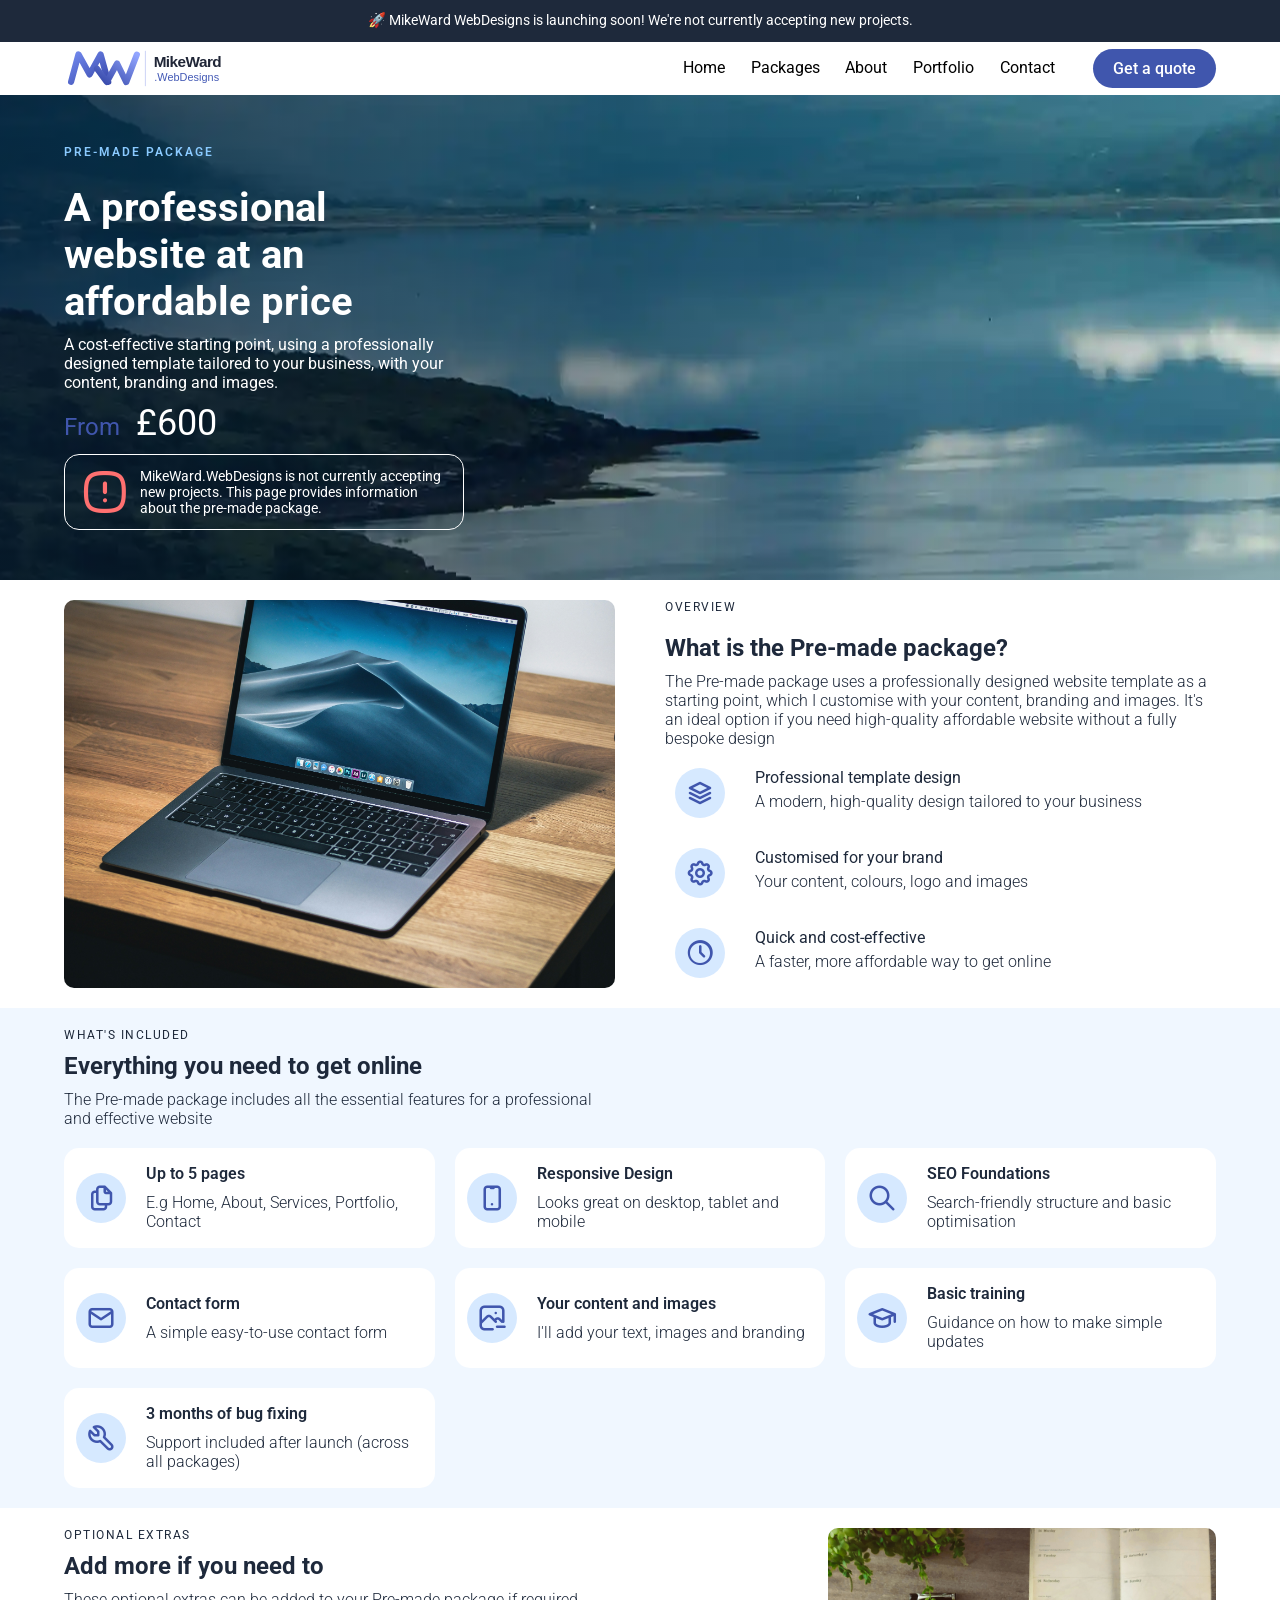
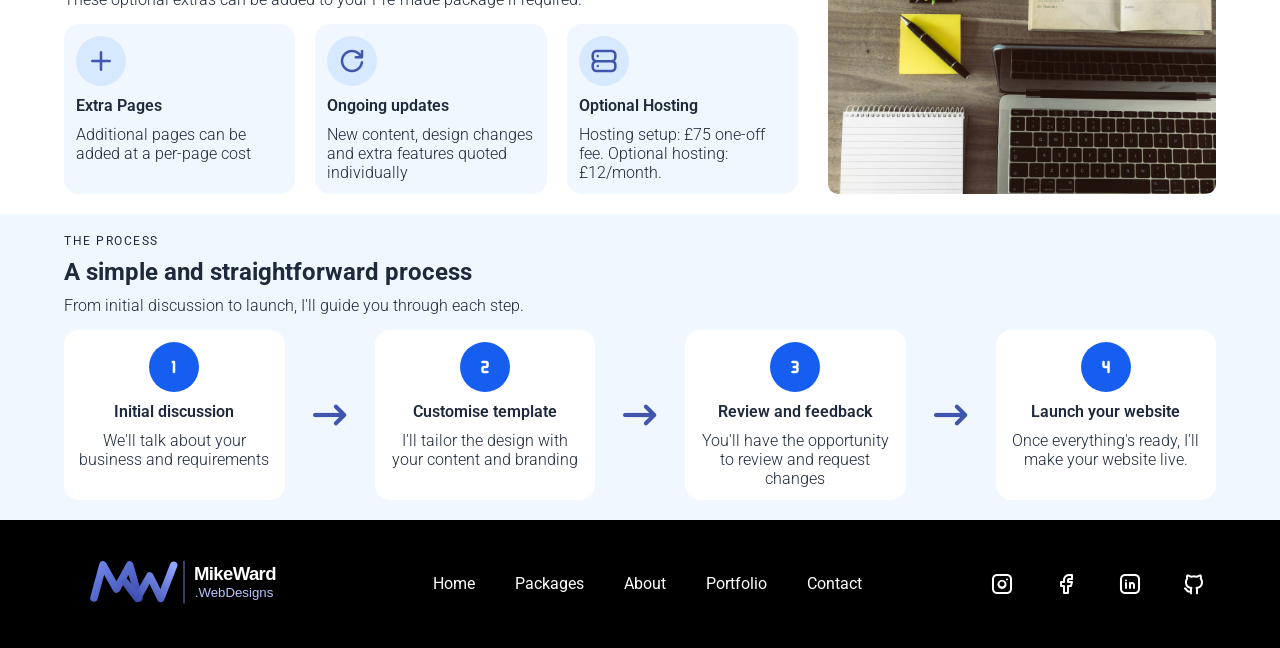
<file: premade.html>
<!doctype html>
<html lang="en">
  <head>
    <meta charset="utf-8" />
    <meta content="width=device-width, initial-scale=1.0" name="viewport" />
    <title>Pre-made Website Package | MikeWard WebDesigns</title>
    <link href="https://mikeward-webdesigns.com/premade.html" rel="canonical" />
    <link rel="stylesheet" href="./css/tabler-icons.min.css" />
    <link href="./css/global.css" rel="stylesheet" />
    <link href="./css/template.css" rel="stylesheet" />
    <link href="./css/packages.css" rel="stylesheet" />
    <link
      as="image"
      fetchpriority="high"
      href="resources/martin-bennie.webp"
      rel="preload"
    />
    <meta
      content="Explore the Pre-made Website Package from MikeWard WebDesigns. Professionally customised websites with up to five pages, responsive design and SEO foundations, from £600."
      name="description"
    />
    <link href="./resources/favicon.svg" rel="icon" type="image/svg+xml" />
    <script defer="" src="./script.js"></script>
  </head>
  <body>
    <a class="skip-link" href="#main-content">Skip to main content</a>
    <div class="announcement-bar">
      <p>
        🚀 MikeWard WebDesigns is launching soon! We're not currently accepting
        new projects.
      </p>
    </div>
    <nav aria-label="Main navigation" class="site-nav">
      <img
        alt="MikeWard WebDesigns logo"
        class="site-logo"
        src="resources/mikeward-logo.svg"
      />
      <div class="site-nav__menu">
        <ul class="site-nav__links">
          <li>
            <a href="./index.html">Home</a>
          </li>
          <li><a href="./index.html#packages">Packages</a></li>
          <li><a href="./about.html">About</a></li>
          <li><a href="./portfolio.html">Portfolio</a></li>
          <li><a href="./contact.html">Contact</a></li>
        </ul>
        <a href="./contact.html" class="quote-button"> Get a quote </a>
      </div>
      <button
        aria-expanded="false"
        aria-label="Open navigation menu"
        class="menu-toggle"
        type="button"
      >
        <i aria-hidden="true" class="ti ti-menu-2"></i>
      </button>
    </nav>
    <main id="main-content">
      <section aria-labelledby="package-title" class="package-hero">
        <div class="package-hero__content">
          <p class="hero__eyebrow">PRE-MADE PACKAGE</p>
          <h1 id="package-title">
            A professional website at an affordable price
          </h1>
          <p class="package-hero__description">
            A cost-effective starting point, using a professionally designed
            template tailored to your business, with your content, branding and
            images.
          </p>
          <p class="package-hero__price">
            From <span id="package-starting-price">£600</span>
          </p>
          <div class="package-hero__availability-notice">
            <i aria-hidden="true" class="ti ti-alert-square-rounded"></i>
            MikeWard.WebDesigns is not currently accepting new projects. This
            page provides information about the pre-made package.
          </div>
        </div>
      </section>
      <section aria-labelledby="overview-title" class="package-overview">
        <div
          aria-label="Workspace illustrating website design and planning"
          class="package-overview__image"
          role="img"
        ></div>
        <div class="package-overview__content">
          <p class="section-eyebrow">OVERVIEW</p>
          <h2 id="overview-title">What is the Pre-made package?</h2>
          <p class="package-overview__description">
            The Pre-made package uses a professionally designed website template
            as a starting point, which I customise with your content, branding
            and images. It's an ideal option if you need high-quality affordable
            website without a fully bespoke design
          </p>
          <div class="package-overview__feature">
            <div class="feature-icon">
              <i aria-hidden="true" class="ti ti-stack-2"></i>
            </div>
            <div class="package-overview__feature-text">
              <p>Professional template design</p>
              <p class="package-overview__feature-description">
                A modern, high-quality design tailored to your business
              </p>
            </div>
          </div>
          <div class="package-overview__feature">
            <div class="feature-icon">
              <i aria-hidden="true" class="ti ti-settings"></i>
            </div>
            <div class="package-overview__feature-text">
              <p>Customised for your brand</p>
              <p class="package-overview__feature-description">
                Your content, colours, logo and images
              </p>
            </div>
          </div>
          <div class="package-overview__feature">
            <div class="feature-icon">
              <i aria-hidden="true" class="ti ti-clock"></i>
            </div>
            <div class="package-overview__feature-text">
              <p>Quick and cost-effective</p>
              <p class="package-overview__feature-description">
                A faster, more affordable way to get online
              </p>
            </div>
          </div>
        </div>
      </section>
      <section aria-labelledby="inclusions-title" class="package-inclusions">
        <p class="section-eyebrow">WHAT'S INCLUDED</p>
        <h2 id="inclusions-title">Everything you need to get online</h2>
        <p class="package-inclusions__description">
          The Pre-made package includes all the essential features for a
          professional and effective website
        </p>
        <div class="package-inclusions__grid">
          <div class="package-inclusions__card">
            <div class="feature-icon">
              <i aria-hidden="true" class="ti ti-files"></i>
            </div>
            <div class="package-inclusions__card-content">
              <h3>Up to 5 pages</h3>
              <p class="package-inclusions__card-description">
                E.g Home, About, Services, Portfolio, Contact
              </p>
            </div>
          </div>
          <div class="package-inclusions__card">
            <div class="feature-icon">
              <i aria-hidden="true" class="ti ti-device-mobile"></i>
            </div>
            <div class="package-inclusions__card-content">
              <h3>Responsive Design</h3>
              <p class="package-inclusions__card-description">
                Looks great on desktop, tablet and mobile
              </p>
            </div>
          </div>
          <div class="package-inclusions__card">
            <div class="feature-icon">
              <i aria-hidden="true" class="ti ti-search"></i>
            </div>
            <div class="package-inclusions__card-content">
              <h3>SEO Foundations</h3>
              <p class="package-inclusions__card-description">
                Search-friendly structure and basic optimisation
              </p>
            </div>
          </div>
          <div class="package-inclusions__card">
            <div class="feature-icon">
              <i aria-hidden="true" class="ti ti-mail"></i>
            </div>
            <div class="package-inclusions__card-content">
              <h3>Contact form</h3>
              <p class="package-inclusions__card-description">
                A simple easy-to-use contact form
              </p>
            </div>
          </div>
          <div class="package-inclusions__card">
            <div class="feature-icon">
              <i aria-hidden="true" class="ti ti-photo-minus"></i>
            </div>
            <div class="package-inclusions__card-content">
              <h3>Your content and images</h3>
              <p class="package-inclusions__card-description">
                I'll add your text, images and branding
              </p>
            </div>
          </div>
          <div class="package-inclusions__card">
            <div class="feature-icon">
              <i aria-hidden="true" class="ti ti-school"></i>
            </div>
            <div class="package-inclusions__card-content">
              <h3>Basic training</h3>
              <p class="package-inclusions__card-description">
                Guidance on how to make simple updates
              </p>
            </div>
          </div>
          <div class="package-inclusions__card">
            <div class="feature-icon">
              <i aria-hidden="true" class="ti ti-tool"></i>
            </div>
            <div class="package-inclusions__card-content">
              <h3>3 months of bug fixing</h3>
              <p class="package-inclusions__card-description">
                Support included after launch (across all packages)
              </p>
            </div>
          </div>
        </div>
      </section>
      <section aria-labelledby="extras-title" class="package-extras">
        <div class="package-extras__content">
          <p class="section-eyebrow">OPTIONAL EXTRAS</p>
          <h2 id="extras-title">Add more if you need to</h2>
          <p class="package-extras__description">
            These optional extras can be added to your Pre-made package if
            required.
          </p>
          <div class="package-extras__grid">
            <div class="package-extras__card">
              <div class="package-extras__icon feature-icon">
                <i aria-hidden="true" class="ti ti-plus"></i>
              </div>
              <h3>Extra Pages</h3>
              <p class="package-extras__card-description">
                Additional pages can be added at a per-page cost
              </p>
            </div>

            <div class="package-extras__card">
              <div class="package-extras__icon feature-icon">
                <i aria-hidden="true" class="ti ti-reload"></i>
              </div>
              <h3>Ongoing updates</h3>
              <p class="package-extras__card-description">
                New content, design changes and extra features quoted
                individually
              </p>
            </div>
            <div class="package-extras__card">
              <div class="package-extras__icon feature-icon">
                <i aria-hidden="true" class="ti ti-server"></i>
              </div>
              <h3>Optional Hosting</h3>
              <p class="package-extras__card-description">
                Hosting setup: £75 one-off fee. Optional hosting: £12/month.
              </p>
            </div>
          </div>
        </div>
        <div
          aria-label="Laptop and planning notes on a desk"
          class="package-extras__image"
          role="img"
        ></div>
      </section>
      <section aria-labelledby="process-title" class="package-process">
        <div class="package-process__intro">
          <p class="section-eyebrow">THE PROCESS</p>
          <h2 id="process-title">A simple and straightforward process</h2>
          <p class="package-process__description">
            From initial discussion to launch, I'll guide you through each step.
          </p>
        </div>
        <div class="package-process__steps">
          <div class="package-process__step">
            <div class="package-process__step-icon feature-icon">
              <i aria-hidden="true" class="ti ti-number-1-small"></i>
            </div>
            <h3>Initial discussion</h3>
            <p class="package-process__step-description">
              We'll talk about your business and requirements
            </p>
          </div>
          <div class="package-process__arrow">
            <i aria-hidden="true" class="ti ti-arrow-narrow-right"></i>
          </div>
          <div class="package-process__step">
            <div class="package-process__step-icon feature-icon">
              <i aria-hidden="true" class="ti ti-number-2-small"></i>
            </div>
            <h3>Customise template</h3>
            <p class="package-process__step-description">
              I'll tailor the design with your content and branding
            </p>
          </div>
          <div class="package-process__arrow">
            <i aria-hidden="true" class="ti ti-arrow-narrow-right"></i>
          </div>
          <div class="package-process__step">
            <div class="package-process__step-icon feature-icon">
              <i aria-hidden="true" class="ti ti-number-3-small"></i>
            </div>
            <h3>Review and feedback</h3>
            <p class="package-process__step-description">
              You'll have the opportunity to review and request changes
            </p>
          </div>
          <div class="package-process__arrow">
            <i aria-hidden="true" class="ti ti-arrow-narrow-right"></i>
          </div>
          <div class="package-process__step">
            <div class="package-process__step-icon feature-icon">
              <i aria-hidden="true" class="ti ti-number-4-small"></i>
            </div>
            <h3>Launch your website</h3>
            <p class="package-process__step-description">
              Once everything's ready, I'll make your website live.
            </p>
          </div>
        </div>
      </section>
    </main>
    <footer aria-label="Site footer" class="site-footer">
      <a href="./index.html" aria-label="MikeWard WebDesigns homepage">
        <img
          alt="MikeWard WebDesigns logo"
          class="site-footer__logo"
          height="180"
          src="resources/mikeward-logo-dark.svg"
          width="700"
      /></a>
      <nav aria-label="Footer navigation">
        <ul class="site-footer__links">
          <li><a href="./index.html">Home</a></li>
          <li><a href="./index.html#packages">Packages</a></li>
          <li>
            <a href="./about.html">About</a>
          </li>
          <li><a href="./portfolio.html">Portfolio</a></li>
          <li><a href="./contact.html">Contact</a></li>
        </ul>
      </nav>
      <div class="site-footer__social-links">
        <a href="YOUR_INSTAGRAM_URL" aria-label="Instagram">
          <i class="ti ti-brand-instagram" aria-hidden="true"></i>
        </a>
        <a href="YOUR_FACEBOOK_URL" aria-label="Facebook">
          <i class="ti ti-brand-facebook" aria-hidden="true"></i>
        </a>
        <a href="YOUR_LINKEDIN_URL" aria-label="LinkedIn">
          <i class="ti ti-brand-linkedin" aria-hidden="true"></i>
        </a>
        <a href="YOUR_GITHUB_URL" aria-label="Github">
          <i class="ti ti-brand-github" aria-hidden="true"></i>
        </a>
      </div>
    </footer>
  </body>
</html>
</file>
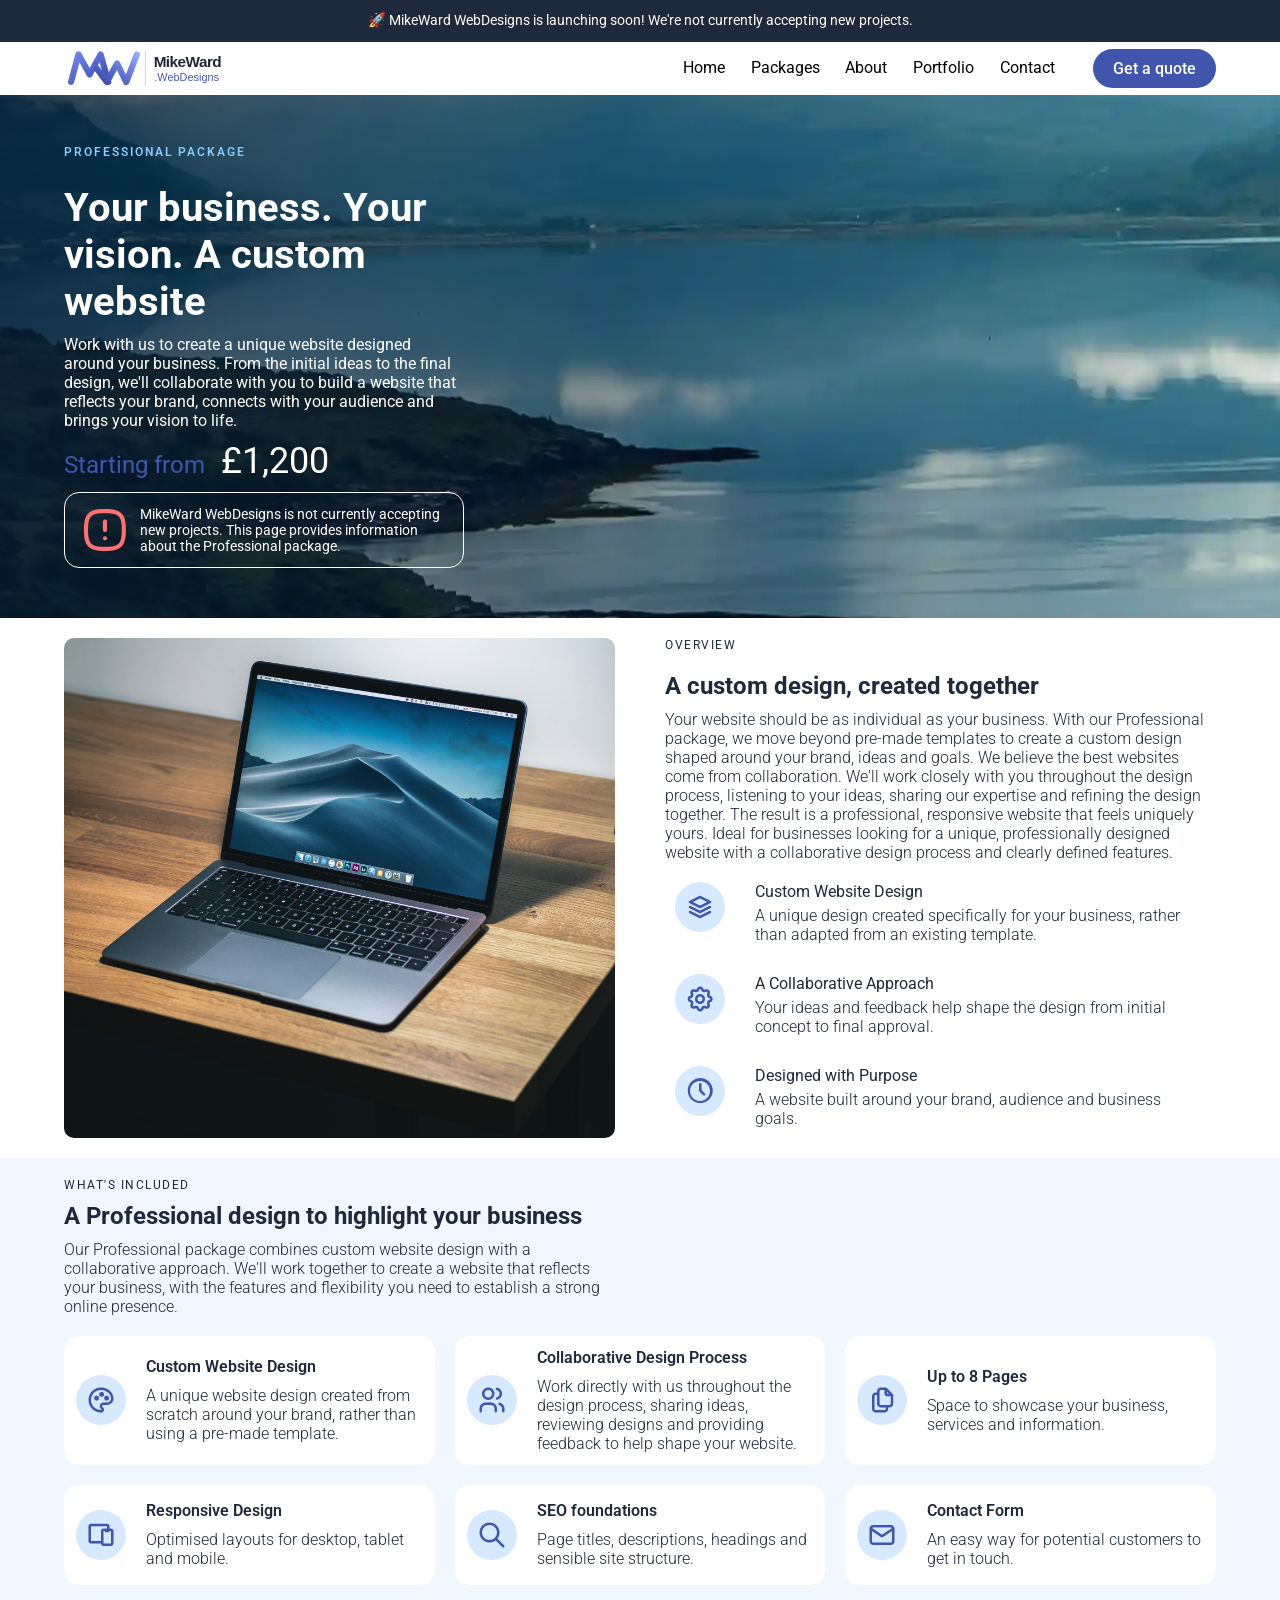
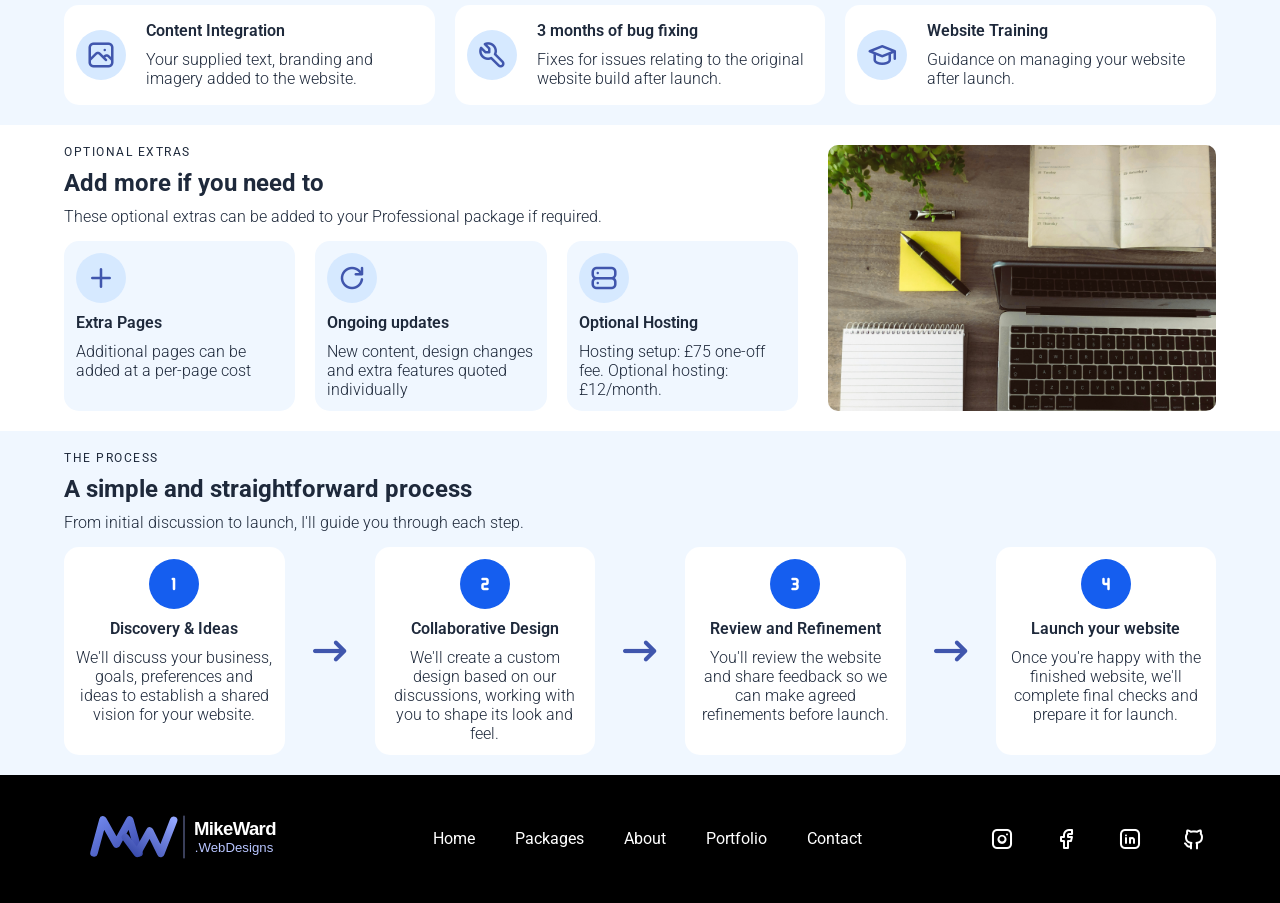
<file: professional.html>
<!doctype html>
<html lang="en">
  <head>
    <meta charset="utf-8" />
    <meta content="width=device-width, initial-scale=1.0" name="viewport" />
    <title>Professional Website Package | MikeWard WebDesigns</title>
    <link
      href="https://mikeward-webdesigns.com/professional.html"
      rel="canonical"
    />
    <link rel="stylesheet" href="./css/tabler-icons.min.css" />
    <link href="./css/global.css" rel="stylesheet" />
    <link href="./css/template.css" rel="stylesheet" />
    <link href="./css/packages.css" rel="stylesheet" />
    <link
      as="image"
      fetchpriority="high"
      href="resources/martin-bennie.webp"
      rel="preload"
    />
    <meta
      content="Discover the Professional Website Package from MikeWard WebDesigns. A tailored, responsive website designed to help your business stand out online. Starting from £1,200."
      name="description"
    />
    <link href="./resources/favicon.svg" rel="icon" type="image/svg+xml" />
    <script defer="" src="./script.js"></script>
  </head>
  <body>
    <a class="skip-link" href="#main-content">Skip to main content</a>
    <div class="announcement-bar">
      <p>
        🚀 MikeWard WebDesigns is launching soon! We're not currently accepting
        new projects.
      </p>
    </div>
    <nav aria-label="Main navigation" class="site-nav">
      <img
        alt="MikeWard WebDesigns logo"
        class="site-logo"
        src="resources/mikeward-logo.svg"
      />
      <div class="site-nav__menu">
        <ul class="site-nav__links">
          <li>
            <a href="./index.html">Home</a>
          </li>
          <li><a href="./index.html#packages">Packages</a></li>
          <li><a href="./about.html">About</a></li>
          <li><a href="./portfolio.html">Portfolio</a></li>
          <li><a href="./contact.html">Contact</a></li>
        </ul>
        <a href="./contact.html" class="quote-button"> Get a quote </a>
      </div>
      <button
        aria-expanded="false"
        aria-label="Open navigation menu"
        class="menu-toggle"
        type="button"
      >
        <i aria-hidden="true" class="ti ti-menu-2"></i>
      </button>
    </nav>
    <main id="main-content">
      <section aria-labelledby="package-title" class="package-hero">
        <div class="package-hero__content">
          <p class="hero__eyebrow">PROFESSIONAL PACKAGE</p>
          <h1 id="package-title">
            Your business. Your vision. A custom website
          </h1>
          <p class="package-hero__description">
            Work with us to create a unique website designed around your
            business. From the initial ideas to the final design, we'll
            collaborate with you to build a website that reflects your brand,
            connects with your audience and brings your vision to life.
          </p>
          <p class="package-hero__price">
            Starting from <span id="package-starting-price"> £1,200</span>
          </p>
          <div class="package-hero__availability-notice">
            <i aria-hidden="true" class="ti ti-alert-square-rounded"></i>
            MikeWard WebDesigns is not currently accepting new projects. This
            page provides information about the Professional package.
          </div>
        </div>
      </section>
      <section aria-labelledby="overview-title" class="package-overview">
        <div
          aria-label="Workspace illustrating website design and planning"
          class="package-overview__image"
          role="img"
        ></div>
        <div class="package-overview__content">
          <p class="section-eyebrow">OVERVIEW</p>
          <h2 id="overview-title">A custom design, created together</h2>
          <p class="package-overview__description">
            Your website should be as individual as your business. With our
            Professional package, we move beyond pre-made templates to create a
            custom design shaped around your brand, ideas and goals. We believe
            the best websites come from collaboration. We'll work closely with
            you throughout the design process, listening to your ideas, sharing
            our expertise and refining the design together. The result is a
            professional, responsive website that feels uniquely yours. Ideal
            for businesses looking for a unique, professionally designed website
            with a collaborative design process and clearly defined features.
          </p>
          <div class="package-overview__feature">
            <div class="feature-icon">
              <i aria-hidden="true" class="ti ti-stack-2"></i>
            </div>
            <div class="package-overview__feature-text">
              <p>Custom Website Design</p>
              <p class="package-overview__feature-description">
                A unique design created specifically for your business, rather
                than adapted from an existing template.
              </p>
            </div>
          </div>
          <div class="package-overview__feature">
            <div class="feature-icon">
              <i aria-hidden="true" class="ti ti-settings"></i>
            </div>
            <div class="package-overview__feature-text">
              <p>A Collaborative Approach</p>
              <p class="package-overview__feature-description">
                Your ideas and feedback help shape the design from initial
                concept to final approval.
              </p>
            </div>
          </div>
          <div class="package-overview__feature">
            <div class="feature-icon">
              <i aria-hidden="true" class="ti ti-clock"></i>
            </div>
            <div class="package-overview__feature-text">
              <p>Designed with Purpose</p>
              <p class="package-overview__feature-description">
                A website built around your brand, audience and business goals.
              </p>
            </div>
          </div>
        </div>
      </section>
      <section aria-labelledby="inclusions-title" class="package-inclusions">
        <p class="section-eyebrow">WHAT'S INCLUDED</p>
        <h2 id="inclusions-title">
          A Professional design to highlight your business
        </h2>
        <p class="package-inclusions__description">
          Our Professional package combines custom website design with a
          collaborative approach. We'll work together to create a website that
          reflects your business, with the features and flexibility you need to
          establish a strong online presence.
        </p>
        <div class="package-inclusions__grid">
          <div class="package-inclusions__card">
            <div class="feature-icon">
              <i aria-hidden="true" class="ti ti-palette"></i>
            </div>
            <div class="package-inclusions__card-content">
              <h3>Custom Website Design</h3>
              <p class="package-inclusions__card-description">
                A unique website design created from scratch around your brand,
                rather than using a pre-made template.
              </p>
            </div>
          </div>
          <div class="package-inclusions__card">
            <div class="feature-icon">
              <i aria-hidden="true" class="ti ti-users"></i>
            </div>
            <div class="package-inclusions__card-content">
              <h3>Collaborative Design Process</h3>
              <p class="package-inclusions__card-description">
                Work directly with us throughout the design process, sharing
                ideas, reviewing designs and providing feedback to help shape
                your website.
              </p>
            </div>
          </div>
          <div class="package-inclusions__card">
            <div class="feature-icon">
              <i aria-hidden="true" class="ti ti-files"></i>
            </div>
            <div class="package-inclusions__card-content">
              <h3>Up to 8 Pages</h3>
              <p class="package-inclusions__card-description">
                Space to showcase your business, services and information.
              </p>
            </div>
          </div>
          <div class="package-inclusions__card">
            <div class="feature-icon">
              <i aria-hidden="true" class="ti ti-devices"></i>
            </div>
            <div class="package-inclusions__card-content">
              <h3>Responsive Design</h3>
              <p class="package-inclusions__card-description">
                Optimised layouts for desktop, tablet and mobile.
              </p>
            </div>
          </div>
          <div class="package-inclusions__card">
            <div class="feature-icon">
              <i aria-hidden="true" class="ti ti-search"></i>
            </div>
            <div class="package-inclusions__card-content">
              <h3>SEO foundations</h3>
              <p class="package-inclusions__card-description">
                Page titles, descriptions, headings and sensible site structure.
              </p>
            </div>
          </div>
          <div class="package-inclusions__card">
            <div class="feature-icon">
              <i aria-hidden="true" class="ti ti-mail"></i>
            </div>
            <div class="package-inclusions__card-content">
              <h3>Contact Form</h3>
              <p class="package-inclusions__card-description">
                An easy way for potential customers to get in touch.
              </p>
            </div>
          </div>
          <div class="package-inclusions__card">
            <div class="feature-icon">
              <i aria-hidden="true" class="ti ti-photo"></i>
            </div>
            <div class="package-inclusions__card-content">
              <h3>Content Integration</h3>
              <p class="package-inclusions__card-description">
                Your supplied text, branding and imagery added to the website.
              </p>
            </div>
          </div>
          <div class="package-inclusions__card">
            <div class="feature-icon">
              <i aria-hidden="true" class="ti ti-tool"></i>
            </div>
            <div class="package-inclusions__card-content">
              <h3>3 months of bug fixing</h3>
              <p class="package-inclusions__card-description">
                Fixes for issues relating to the original website build after
                launch.
              </p>
            </div>
          </div>
          <div class="package-inclusions__card">
            <div class="feature-icon">
              <i aria-hidden="true" class="ti ti-school"></i>
            </div>
            <div class="package-inclusions__card-content">
              <h3>Website Training</h3>
              <p class="package-inclusions__card-description">
                Guidance on managing your website after launch.
              </p>
            </div>
          </div>
        </div>
      </section>
      <section aria-labelledby="extras-title" class="package-extras">
        <div class="package-extras__content">
          <p class="section-eyebrow">OPTIONAL EXTRAS</p>
          <h2 id="extras-title">Add more if you need to</h2>
          <p class="package-extras__description">
            These optional extras can be added to your Professional package if
            required.
          </p>
          <div class="package-extras__grid">
            <div class="package-extras__card">
              <div class="package-extras__icon feature-icon">
                <i aria-hidden="true" class="ti ti-plus"></i>
              </div>
              <h3>Extra Pages</h3>
              <p class="package-extras__card-description">
                Additional pages can be added at a per-page cost
              </p>
            </div>

            <div class="package-extras__card">
              <div class="package-extras__icon feature-icon">
                <i aria-hidden="true" class="ti ti-reload"></i>
              </div>
              <h3>Ongoing updates</h3>
              <p class="package-extras__card-description">
                New content, design changes and extra features quoted
                individually
              </p>
            </div>
            <div class="package-extras__card">
              <div class="package-extras__icon feature-icon">
                <i aria-hidden="true" class="ti ti-server"></i>
              </div>
              <h3>Optional Hosting</h3>
              <p class="package-extras__card-description">
                Hosting setup: £75 one-off fee. Optional hosting: £12/month.
              </p>
            </div>
          </div>
        </div>
        <div
          aria-label="Laptop and planning notes on a desk"
          class="package-extras__image"
          role="img"
        ></div>
      </section>
      <section aria-labelledby="process-title" class="package-process">
        <div class="package-process__intro">
          <p class="section-eyebrow">THE PROCESS</p>
          <h2 id="process-title">A simple and straightforward process</h2>
          <p class="package-process__description">
            From initial discussion to launch, I'll guide you through each step.
          </p>
        </div>
        <div class="package-process__steps">
          <div class="package-process__step">
            <div class="package-process__step-icon feature-icon">
              <i aria-hidden="true" class="ti ti-number-1-small"></i>
            </div>
            <h3>Discovery & Ideas</h3>
            <p class="package-process__step-description">
              We'll discuss your business, goals, preferences and ideas to
              establish a shared vision for your website.
            </p>
          </div>
          <div class="package-process__arrow">
            <i aria-hidden="true" class="ti ti-arrow-narrow-right"></i>
          </div>
          <div class="package-process__step">
            <div class="package-process__step-icon feature-icon">
              <i aria-hidden="true" class="ti ti-number-2-small"></i>
            </div>
            <h3>Collaborative Design</h3>
            <p class="package-process__step-description">
              We'll create a custom design based on our discussions, working
              with you to shape its look and feel.
            </p>
          </div>
          <div class="package-process__arrow">
            <i aria-hidden="true" class="ti ti-arrow-narrow-right"></i>
          </div>
          <div class="package-process__step">
            <div class="package-process__step-icon feature-icon">
              <i aria-hidden="true" class="ti ti-number-3-small"></i>
            </div>
            <h3>Review and Refinement</h3>
            <p class="package-process__step-description">
              You'll review the website and share feedback so we can make agreed
              refinements before launch.
            </p>
          </div>
          <div class="package-process__arrow">
            <i aria-hidden="true" class="ti ti-arrow-narrow-right"></i>
          </div>
          <div class="package-process__step">
            <div class="package-process__step-icon feature-icon">
              <i aria-hidden="true" class="ti ti-number-4-small"></i>
            </div>
            <h3>Launch your website</h3>
            <p class="package-process__step-description">
              Once you're happy with the finished website, we'll complete final
              checks and prepare it for launch.
            </p>
          </div>
        </div>
      </section>
    </main>
    <footer aria-label="Site footer" class="site-footer">
      <a href="./index.html" aria-label="MikeWard WebDesigns homepage">
        <img
          alt="MikeWard WebDesigns logo"
          class="site-footer__logo"
          height="180"
          src="resources/mikeward-logo-dark.svg"
          width="700"
      /></a>
      <nav aria-label="Footer navigation">
        <ul class="site-footer__links">
          <li><a href="./index.html">Home</a></li>
          <li><a href="./index.html#packages">Packages</a></li>
          <li>
            <a href="./about.html">About</a>
          </li>
          <li><a href="./portfolio.html">Portfolio</a></li>
          <li><a href="./contact.html">Contact</a></li>
        </ul>
      </nav>
      <div class="site-footer__social-links">
        <a href="YOUR_INSTAGRAM_URL" aria-label="Instagram">
          <i class="ti ti-brand-instagram" aria-hidden="true"></i>
        </a>
        <a href="YOUR_FACEBOOK_URL" aria-label="Facebook">
          <i class="ti ti-brand-facebook" aria-hidden="true"></i>
        </a>
        <a href="YOUR_LINKEDIN_URL" aria-label="LinkedIn">
          <i class="ti ti-brand-linkedin" aria-hidden="true"></i>
        </a>
        <a href="YOUR_GITHUB_URL" aria-label="Github">
          <i class="ti ti-brand-github" aria-hidden="true"></i>
        </a>
      </div>
    </footer>
  </body>
</html>
</file>
<file: css/global.css>
@font-face {
  font-family: "Roboto";
  src: url("../fonts/Roboto/Roboto-VariableFont_wdth,wght.woff2")
    format("woff2");
  font-style: normal;
  font-weight: 100 900;
  font-display: swap;
}

:root {
  --accent-color: #4056ad;
  --circle-blue: #87cefa;
  --circle-purple: #b39ddb;
  --circle-green: #8eddb5;
  --circle-yellow: #f9de8b;
  --bg-section-color: #f0f7ff;
  --primary-color: #1e293b;
  --text-color: #1e293b;
}

*,
*::before,
*::after {
  margin: 0;
  padding: 0;
  box-sizing: border-box;
}

body {
  font-family: "Roboto", sans-serif;
  font-weight: 400;
  color: #1e293b;
}

button,
input,
select,
textarea {
  font: inherit;
  color: inherit;
}

a {
  text-decoration: none;
}

i {
  color: var(--accent-color);
  font-size: 50px;
}
</file>
<file: css/template.css>
/* Shared navigation */
.announcement-bar {
  grid-area: announcement;
  background-color: #1e293b;
  color: white;
  text-align: center;
  padding: 10px 15px;
}

.announcement-bar p {
  margin: 0;
  font-size: 0.9rem;
  line-height: 1.5;
  color: white;
}

.site-nav {
  grid-area: nav;
  display: flex;
  justify-content: space-between;
  align-items: center;
  /*padding: 0px 100px;*/
  padding: 0 clamp(20px, 5vw, 100px);
  position: relative;
}
.site-nav__menu {
  display: flex;
  align-items: center;
  gap: clamp(1rem, 3vw, 3rem);
}

.site-nav__links {
  display: flex;
  gap: clamp(0.75rem, 2vw, 2rem);
  flex-shrink: 1;
  min-width: 0;
}
.site-nav__links li {
  list-style: none;
  border-bottom: 2px solid transparent;
}
.site-nav__links li:hover {
  border-bottom: 2px solid var(--accent-color);
}
.site-nav__links a {
  color: black;
}
.site-logo {
  width: clamp(160px, 18vw, 250px);
  height: auto;
}
.menu-toggle {
  display: none;
  align-items: center;
  justify-content: center;
  width: 44px;
  height: 44px;
  border: none;
  background: transparent;
  cursor: pointer;
}

.menu-toggle i {
  font-size: 28px;
  color: var(--accent-color);
}

.menu-toggle:focus-visible {
  outline: 2px solid var(--accent-color);
  outline-offset: 3px;
}

.quote-button {
  background-color: var(--accent-color);
  border-radius: 20px;
  padding: 10px 20px;
  border: none;
  font-family: "Roboto", sans-serif;
  font-weight: 500;
  color: white;
}

/* Shared footer */
.site-footer {
  grid-area: footer;
  display: flex;
  justify-content: space-between;
  background-color: black;
  color: white;
  align-items: center;
  gap: 25px;
  padding: 30px clamp(20px, 5vw, 100px);
  flex-wrap: nowrap;
}
.site-footer__social-links {
  display: flex;
  align-items: center;
  justify-content: center;
  gap: 20px;
  width: auto;
  height: auto;
}
.site-footer__social-links a {
  display: inline-flex;
  align-items: center;
  justify-content: center;
  width: 44px;
  height: 44px;
}

.site-footer__social-links i {
  font-size: 24px;
  color: white;
}
.site-footer__logo {
  width: 250px;
  height: auto;
}
.site-footer__links {
  display: flex;
  align-items: center;
}
.site-footer__links li {
  list-style: none;
  padding: 10px 20px;
}
.site-footer__links li:hover {
  border-bottom: 2px solid var(--accent-color);
}
.site-footer__links a {
  color: white;
}
.site-nav__links a.current {
  color: var(--accent-color);
  font-weight: 700;
}

.site-footer__links a.current {
  text-decoration: underline;
  text-decoration-color: var(--accent-color);
  text-underline-offset: 6px;
}
/* Final call to action */
.final-cta {
  display: flex;
  flex-direction: column;
  align-items: center;
  text-align: center;

  padding: 60px 20px;

  background-image:
    linear-gradient(rgba(8, 27, 48, 0.8), rgba(8, 27, 48, 0.8)),
    url("../resources/k-b-axa5jckDcg4-unsplash.jpg");

  background-position: center;
  background-size: cover;
  background-repeat: no-repeat;
}

.final-cta__eyebrow {
  color: #8acaff;
  font-size: 12px;
  font-weight: 600;
  letter-spacing: 2px;
  margin-bottom: 10px;
}

.final-cta h2 {
  color: white;
  font-size: clamp(26px, 3vw, 36px);
  margin-bottom: 15px;
}

.final-cta h2 span {
  color: #8acaff;
}

.final-cta__description {
  color: white;
  line-height: 1.6;
  margin-bottom: 20px;
}

.final-cta__button {
  display: inline-block;
  background-color: var(--accent-color);
  border: none;
  border-radius: 8px;
  color: white;
  padding: 12px 24px;
  font-weight: 600;
  text-decoration: none;
}
.final-cta__button:focus-visible,
.quote-button:focus-visible {
  outline: 3px solid #8acaff;
  outline-offset: 4px;
}
.quote-button:hover {
  filter: brightness(1.1);
}
@media (max-width: 1200px) {
  .site-footer {
    flex-direction: column;
    justify-content: center;
  }
  .site-footer__links {
    flex-wrap: wrap;
    justify-content: center;
  }
}

@media (max-width: 1050px) {
  .menu-toggle {
    display: flex;
  }
  .site-nav__links {
    display: flex;
    flex-direction: column;
    align-items: center;
  }
  .site-nav__menu {
    position: absolute;
    top: 100%;
    right: 0;
    width: 300px;
    z-index: 10;
    max-width: 100%;
    flex-direction: column;
    background-color: white;
    transform: scaleY(0);
    transform-origin: top;
    transition: transform 0.3s ease;
    visibility: hidden;
    padding: 20px;
    gap: 20px;
    border: 1px solid #e5e5e5;
    border-radius: 0 0 10px 10px;
    box-shadow: 0 8px 20px rgba(0, 0, 0, 0.08);
  }
  .site-nav__menu.is-open {
    transform: scaleY(1);
    visibility: visible;
  }

  .site-footer {
    padding: 0 20px;
  }
}

@media (max-width: 600px) {
  .final-cta {
    padding: 20px;
  }

  .final-cta h2,
  .final-cta__description {
    text-align: center;
  }
}
</file>
<file: css/home.css>
/* MikeWard WebDesigns — Homepage styles */

body {
  display: grid;
  grid-template-columns: minmax(0, 1fr);
  grid-template-areas:
    "announcement"
    "nav"
    "hero"
    "offerings"
    "options"
    "methodology"
    "reviews"
    "prefoot"
    "footer";
}

.hero {
  grid-area: hero;
}
.benefits {
  grid-area: offerings;
}
.packages-section {
  grid-area: options;
}
.process-section {
  grid-area: methodology;
}
.testimonials-section {
  grid-area: reviews;
}
.final-cta {
  grid-area: prefoot;
}

/* Hero */
.hero {
  display: flex;
  align-items: center;
  min-height: 480px;
  padding: 0 clamp(20px, 5vw, 100px);
  background-image:
    linear-gradient(
      90deg,
      rgba(8, 27, 48, 0.88) 0%,
      rgba(8, 27, 48, 0.58) 55%,
      rgba(8, 27, 48, 0.18) 100%
    ),
    url("../resources/martin-bennie.webp");
  background-position: center;
  background-repeat: no-repeat;
  background-size: cover;
  color: #fff;
}

.hero__content {
  width: 100%;
  max-width: 560px;
  padding: clamp(60px, 8vw, 120px) 0;
}

.hero__eyebrow {
  margin-bottom: 16px;
  color: #e0d4ff;
  font-size: 0.8rem;
  font-weight: 600;
  letter-spacing: 0.12em;
  line-height: 1.5;
}

.hero__content h1 {
  margin-bottom: 20px;
  padding: 0;
  color: #fff;
  font-size: clamp(2rem, 4vw, 3.5rem);
  font-weight: 700;
  line-height: 1.15;
}

.hero__content h1 span {
  color: #e0d4ff;
}

.hero__description {
  max-width: 48ch;
  margin-bottom: 28px;
  padding: 0;
  color: #fff;
  font-size: 1rem;
  font-weight: 400;
  line-height: 1.7;
}

.hero__consultation-button,
.hero__portfolio-link {
  display: inline-flex;
  align-items: center;
  justify-content: center;
  min-height: 44px;
  font-size: 0.95rem;
  font-weight: 600;
  text-decoration: none;
  transition:
    background-color 180ms ease,
    color 180ms ease,
    border-color 180ms ease;
}

.hero__consultation-button {
  padding: 10px 22px;
  border: 1px solid var(--accent-color);
  border-radius: 24px;
  background: var(--accent-color);
  color: #fff;
}

.hero__consultation-button:hover {
  filter: brightness(1.1);
}

.hero__portfolio-link {
  margin-left: 20px;
  padding: 10px 0;
  border-bottom: 2px solid #fff;
  color: #fff;
}

.hero__portfolio-link:hover {
  color: #8acaff;
  border-color: #8acaff;
}

.hero__consultation-button:focus-visible,
.hero__portfolio-link:focus-visible,
.packages-intro__compare-button:focus-visible,
.package-card__button:focus-visible,
.process-intro__learn-button:focus-visible,
.testimonial-carousel button:focus-visible,
.testimonial-carosel-control-buttons button:focus-visible {
  outline: 3px solid #8acaff;
  outline-offset: 4px;
}

/* Benefits */
.benefits {
  display: grid;
  grid-template-columns: repeat(5, minmax(0, 1fr));
  gap: 20px;
  padding: 26px clamp(20px, 5vw, 100px);
}

.benefit-card {
  display: flex;
  min-width: 0;
  flex-direction: column;
  align-items: center;
  justify-content: flex-start;
  gap: 12px;
  padding: 12px 4px;
  text-align: center;
}

.benefit-card__title p {
  font-weight: 600;
  line-height: 1.4;
}
.benefit-card__description p {
  font-weight: 400;
  font-size: 0.9rem;
  line-height: 1.5;
}

/* Packages */
.packages-section {
  display: flex;
  align-items: center;
  gap: clamp(28px, 4vw, 56px);
  padding: clamp(48px, 6vw, 80px) clamp(20px, 5vw, 100px);
  background-color: var(--bg-section-color);
}

.packages-intro {
  flex: 0 0 300px;
  min-width: 0;
}
.packages-intro__eyebrow,
.process-intro__eyebrow {
  margin-bottom: 15px;
  padding: 0;
  color: var(--accent-color);
  font-size: 0.8rem;
  font-weight: 600;
  letter-spacing: 0.12em;
}

.packages-intro h2,
.process-intro h2 {
  margin-bottom: 16px;
  padding: 0;
  line-height: 1.2;
}

.packages-intro__description,
.process-intro__description {
  margin-bottom: 22px;
  padding: 0;
  font-weight: 400;
  line-height: 1.65;
}

.packages-intro__compare-button,
.process-intro__learn-button {
  min-height: 44px;
  padding: 10px 20px;
  border: 1px solid var(--accent-color);
  border-radius: 24px;
  background-color: #fff;
  color: var(--accent-color);
  font: inherit;
  font-weight: 600;
  cursor: pointer;
  transition:
    background-color 180ms ease,
    color 180ms ease;
}

.packages-intro__compare-button:hover,
.process-intro__learn-button:hover {
  background-color: var(--accent-color);
  color: #fff;
}

.packages-cards {
  display: grid;
  flex: 1 1 0;
  grid-template-columns: repeat(3, minmax(0, 1fr));
  gap: 18px;
  min-width: 0;
}

.package-card {
  display: flex;
  min-width: 0;
  flex-direction: column;
  gap: 14px;
  padding: 22px;
  border: 1px solid var(--accent-color);
  border-radius: 12px;
  background-color: #fff;
}

.package-card__icon,
.process-step__icon {
  display: flex;
  width: 50px;
  height: 50px;
  flex: 0 0 50px;
  align-items: center;
  justify-content: center;
  border-radius: 50%;
}

.package-card__icon i,
.process-step__icon i {
  color: #111;
  font-size: 30px;
}

.package-card_icon_premade {
  background-color: var(--circle-purple);
}
.package-card_icon_professional {
  background-color: var(--circle-green);
}
.package-card_icon_bespoke {
  background-color: var(--circle-blue);
}

.package-card__heading h3 {
  font-size: clamp(1.2rem, 1.6vw, 1.5rem);
  line-height: 1.3;
}
.package-card__description p {
  font-size: 0.925rem;
  font-weight: 400;
  line-height: 1.5;
}
.package-card__price p {
  font-weight: 400;
}
.package-card__price span {
  font-size: 1.75rem;
  font-weight: 700;
}

.package-card__features ul {
  margin: 0;
  padding: 0;
}
.package-card__features ul li {
  position: relative;
  margin-bottom: 10px;
  padding-left: 22px;
  list-style: none;
  font-size: 0.9rem;
  font-weight: 400;
  line-height: 1.5;
}

.package-card__features ul li::before {
  position: absolute;
  top: 0;
  left: 0;
  color: var(--accent-color);
  content: "\ea67";
  font-family: "tabler-icons";
}

.package-card__button {
  display: inline-flex;
  min-height: 44px;
  align-items: center;
  justify-content: center;
  margin-top: auto;
  padding: 10px 16px;
  border: 1px solid var(--accent-color);
  border-radius: 24px;
  background-color: #fff;
  color: var(--accent-color);
  font-size: 0.9rem;
  font-weight: 600;
  text-align: center;
  text-decoration: none;
  transition:
    background-color 180ms ease,
    color 180ms ease;
}

.package-card__button:hover {
  border-color: var(--accent-color);
  background-color: var(--accent-color);
  color: #fff;
}

.button-text-mobile,
.button-text-small {
  display: none;
}

/* How it works */
.process-section {
  display: flex;
  align-items: center;
  gap: clamp(28px, 4vw, 56px);
  padding: clamp(48px, 6vw, 80px) clamp(20px, 5vw, 100px);
}

.process-intro {
  flex: 0 0 300px;
  min-width: 0;
}

.process-steps {
  display: grid;
  flex: 1 1 0;
  grid-template-columns: repeat(4, minmax(0, 1fr));
  gap: 20px;
  min-width: 0;
}

.process-step {
  display: flex;
  min-width: 0;
  flex-direction: column;
  align-items: flex-start;
  gap: 14px;
}

.process-step__icon_consultation {
  background-color: var(--circle-yellow);
}
.process-step__icon_proposal {
  background-color: var(--circle-green);
}
.process-step__icon_design {
  background-color: var(--circle-blue);
}
.process-step__icon_launch {
  background-color: var(--circle-purple);
}
.process-step__number {
  color: var(--accent-color);
  font-weight: 700;
}
.process-step__title p {
  font-weight: 600;
  line-height: 1.4;
}
.process-step__description p {
  font-size: 0.925rem;
  font-weight: 400;
  line-height: 1.55;
}

/* Testimonials */
.testimonials-section {
  display: flex;
  align-items: center;
  gap: 30px;
  padding: clamp(48px, 6vw, 80px) clamp(20px, 5vw, 100px);
  background-color: var(--bg-section-color);
}

.testimonials-intro {
  flex: 0 0 300px;
  min-width: 0;
}
.testimonials-intro p {
  margin-bottom: 15px;
  padding: 0;
  color: var(--accent-color);
  font-size: 0.8rem;
  font-weight: 600;
  letter-spacing: 0.12em;
}

.testimonial-carousel {
  display: flex;
  flex: 1 1 0;
  align-items: center;
  justify-content: center;
  gap: 12px;
  min-width: 0;
}

.testimonial-carousel__content {
  display: flex;
  flex: 1 1 0;
  min-width: 0;
  min-height: 200px;
  padding: 22px;
  overflow: hidden;
  border: 1px solid #cbd5e1;
  border-radius: 12px;
  background-color: #fff;
}

.testimonial-carousel__previous,
.testimonial-carousel__next {
  flex: 0 0 auto;
  min-width: 44px;
  min-height: 44px;
  cursor: pointer;
}

.testimonial-carosel-control-buttons {
  display: none;
  text-align: center;
}
.testimonial-carosel-control-buttons button {
  width: 24px;
  height: 24px;
  padding: 0;
  border: 7px solid transparent;
  border-radius: 50%;
  background-color: #64748b;
  background-clip: padding-box;
  cursor: pointer;
}

.testimonials-photo {
  flex: 0 1 220px;
  min-width: 140px;
  height: 200px;
  border-radius: 12px;
  background-image: url("../resources/daniel-romero-Z4_kN9ybLf4-unsplash.jpg");
  background-position: center;
  background-repeat: no-repeat;
  background-size: cover;
}

/* Responsive layout */
@media (max-width: 1400px) {
  .packages-section,
  .process-section {
    flex-direction: column;
    align-items: stretch;
  }

  .packages-intro,
  .process-intro {
    flex: none;
    width: 100%;
    max-width: 680px;
  }

  .testimonials-photo {
    display: none;
  }
}

@media (max-width: 1050px) {
  .testimonials-section {
    flex-direction: column;
    align-items: stretch;
  }
  .testimonials-intro {
    flex: none;
    width: 100%;
  }
  .testimonial-carousel {
    width: 100%;
  }
  .process-steps {
    gap: 24px;
  }
  .benefits {
    grid-template-columns: repeat(3, minmax(0, 1fr));
  }
}

@media (max-width: 800px) {
  .packages-cards {
    grid-template-columns: 1fr;
  }
  .package-card {
    gap: 12px;
  }
  .process-steps {
    grid-template-columns: repeat(2, minmax(0, 1fr));
  }
  .testimonial-carousel__previous,
  .testimonial-carousel__next {
    display: none;
  }
  .testimonial-carosel-control-buttons {
    display: block;
  }
}

@media (max-width: 600px) {
  .hero {
    min-height: 0;
    background-position: 60% center;
  }
  .hero__content {
    padding: 64px 0;
  }
  .hero__portfolio-link {
    margin-left: 14px;
  }

  .benefits {
    grid-template-columns: repeat(2, minmax(0, 1fr));
    gap: 12px;
  }
  .benefit-card {
    padding: 12px 0;
  }

  .process-steps {
    grid-template-columns: 1fr;
    gap: 24px;
  }
  .process-step {
    display: grid;
    grid-template-columns: 50px minmax(0, 1fr);
    column-gap: 14px;
    row-gap: 8px;
    align-items: start;
  }
  .process-step__icon {
    grid-column: 1;
    grid-row: 1 / 4;
  }
  .process-step:not(:last-child) .process-step__icon::after {
    position: absolute;
    top: 100%;
    left: 50%;
    width: 2px;
    height: 24px;
    background-color: var(--accent-color);
    content: "";
    transform: translateX(-50%);
  }

  .process-step__number,
  .process-step__title,
  .process-step__description {
    grid-column: 2;
  }

  .testimonial-carousel__content {
    min-height: 220px;
    padding: 18px;
  }
}

@media (max-width: 420px) {
  .hero__consultation-button,
  .hero__portfolio-link {
    margin: 0 0 10px;
  }
  .hero__consultation-button {
    margin-right: 12px;
  }
  .package-card {
    padding: 18px;
  }
  .benefits {
    column-gap: 8px;
  }
}

@media (prefers-reduced-motion: reduce) {
  .hero__consultation-button,
  .hero__portfolio-link,
  .packages-intro__compare-button,
  .package-card__button,
  .process-intro__learn-button {
    transition: none;
  }
}
</file>
<file: css/about.css>
body {
  display: grid;
  grid-template-columns: minmax(0, 1fr);
  grid-template-areas:
    "announcement"
    "nav"
    "hero"
    "main"
    "footer";
}

.hero {
  grid-area: hero;
}

main {
  grid-area: main;
  min-width: 0;
}

/* About Me */

.bio {
  padding: clamp(50px, 6vw, 100px) clamp(20px, 5vw, 100px);
}

.bio__content {
  max-width: 1100px;
  margin: 0 auto;
  display: flow-root;
}

.mike-image {
  float: left;
  width: 42%;
  max-width: 460px;
  height: auto;
  margin: 0 35px 20px 0;
  object-fit: cover;

  -webkit-mask-image: radial-gradient(ellipse, black 60%, transparent 85%);

  mask-image: radial-gradient(ellipse, black 60%, transparent 85%);
}

.bio__eyebrow {
  color: var(--accent-color);
  font-size: 12px;
  font-weight: 600;
  letter-spacing: 1.5px;
  margin-bottom: 12px;
}

.bio h2 {
  font-size: clamp(28px, 3vw, 40px);
  font-weight: 700;
  line-height: 1.2;
  margin-bottom: 24px;
}

.bio__content h2 {
  margin-bottom: 24px;
}

.bio__content > p:not(.bio__eyebrow) {
  font-size: 1rem;
  line-height: 1.8;
  margin-bottom: 20px;
}

/* Hero */
.hero {
  min-height: 320px;
  display: flex;
  align-items: center;
  padding: 60px clamp(20px, 6vw, 100px);

  background-image:
    linear-gradient(90deg, rgba(8, 27, 48, 0.8), rgba(8, 27, 48, 0.1)),
    url("../resources/martin-bennie.webp");

  background-position: center;
  background-size: cover;
  background-repeat: no-repeat;
  color: white;
}

.hero__content {
  width: 100%;
  max-width: 540px;
}

.hero__eyebrow {
  color: #e0d4ff;
  font-size: 12px;
  font-weight: 600;
  letter-spacing: 2px;
  margin-bottom: 15px;
}

.hero__content h1 {
  font-size: clamp(36px, 4vw, 56px);
  font-weight: 700;
  line-height: 1.1;
  color: white;
  margin-bottom: 20px;
}

.hero__content h1 span {
  color: #e0d4ff;
}

.hero__description {
  font-size: 16px;
  line-height: 1.7;
  color: white;
}

@media (max-width: 900px) {
  .bio {
    grid-template-columns: 1fr;
    gap: 30px;
  }

  .mike-image {
    max-width: 500px;
  }

  .bio__content {
    max-width: 100%;
  }
}

@media (max-width: 768px) {
  .mike-image {
    width: 45%;
    margin-right: 20px;
  }

  .bio__content > p:not(.bio__eyebrow) {
    font-size: 15px;
    line-height: 1.7;
  }
}

@media (max-width: 600px) {
  .mike-image {
    float: none;
    display: block;
    width: 100%;
    max-width: 400px;
    margin: 0 auto 30px;
  }

  .bio h2 {
    font-size: 30px;
  }

  .hero {
    min-height: 280px;
    padding: 45px 20px;
  }
}
</file>
<file: css/packages.css>
/* Pre-made package page — shared navigation/footer styles live in template.css. */
/* Colour tokens are inherited from global.css. */

body {
  display: grid;
  grid-template-columns: minmax(0, 1fr);
  grid-template-areas:
    "announcement"
    "nav"
    "main"
    "footer";
}

main {
  grid-area: main;
  display: grid;
  grid-template-columns: minmax(0, 1fr);
  grid-template-areas: "hero" "overview" "whats-included" "optionals" "process";
}

.hero__eyebrow {
  color: #8acaff;
  font-size: 12px;
  font-weight: 600;
  letter-spacing: 2px;
  margin-bottom: 15px;
}

/* Accessible keyboard shortcut to the main content. */
.skip-link {
  position: absolute;
  left: 1rem;
  top: -5rem;
  z-index: 1000;
  padding: 0.75rem 1rem;
  background: #fff;
  color: #1e293b;
}
.skip-link:focus {
  top: 1rem;
}

/* Reusable headings and icon treatment. */
.section-eyebrow {
  font-size: 0.75rem;
  letter-spacing: 0.094rem;
  margin-bottom: 0.625rem;
}
.feature-icon {
  display: flex;
  align-items: center;
  justify-content: center;
  flex-shrink: 0;
  width: 50px;
  height: 50px;
  border-radius: 50%;
  background-color: #d6e9ff;
}
.feature-icon .ti {
  font-size: 1.875rem;
}

/* Hero: page title, starting price and launch status. */
.package-hero {
  grid-area: hero;
  display: flex;
  align-items: center;
  padding-inline: clamp(20px, 5vw, 100px);
  background-image:
    linear-gradient(90deg, rgba(8, 27, 48, 0.8), rgba(8, 27, 48, 0.1)),
    url("../resources/martin-bennie.webp");
  background-repeat: no-repeat;
  background-position: center;
  background-size: auto;
  color: #fff;
}
.package-hero__content {
  display: flex;
  flex-direction: column;
  gap: 10px;
  width: 100%;
  max-width: 400px;
  padding-block: 50px;
}
.package-hero h1 {
  font-size: 2.5rem;
  font-weight: 700;
  color: #fff;
}
.package-hero .eyebrow {
  font-size: 0.75rem;
  letter-spacing: 1.5px;
  color: #fff;
}
.package-hero__description {
  font-weight: 400;
  color: #fff;
}
.package-hero__price {
  font-size: 1.5rem;
  color: var(--accent-color);
}
#package-starting-price {
  padding-left: 10px;
  font-size: 2.25rem;
  color: #fff;
}
.package-hero__availability-notice {
  display: flex;
  align-items: center;
  gap: 10px;
  padding: 12px 15px;
  border: 1px solid #fff;
  border-radius: 15px;
  font-size: 0.875rem;
  color: #fff;
}
.package-hero__availability-notice .ti {
  color: #ff7070;
}

/* Overview: illustration on the left, package explanation on the right. */
.package-overview {
  grid-area: overview;
  display: flex;
  justify-content: space-between;
  gap: 50px;
  padding: 20px clamp(20px, 5vw, 100px);
}
.package-overview__image {
  flex: 1 1 50%;
  min-width: 0;
  border-radius: 10px;
  background: url("../resources/howard-bouchevereau-RSCirJ70NDM-unsplash.jpg")
    center / cover no-repeat;
}
.package-overview__content {
  display: flex;
  flex: 1 1 50%;
  flex-direction: column;
  gap: 10px;
  min-width: 0;
}
.package-overview h2 {
  font-weight: 700;
}
.package-overview__description,
.package-overview__feature-description {
  font-weight: 300;
}
.package-overview__feature {
  display: flex;
  gap: 30px;
  padding: 10px;
}
.package-overview__feature-description {
  padding-top: 5px;
}
.package-overview__feature .ti {
  color: var(--accent-color);
}

/* Inclusions: responsive card grid with shared icon treatment. */
.package-inclusions {
  grid-area: whats-included;
  padding: 20px clamp(20px, 5vw, 100px);
  background-color: var(--bg-section-color);
}
.package-inclusions h2 {
  padding-bottom: 10px;
  font-weight: 700;
}
.package-inclusions__description {
  max-width: 550px;
  font-weight: 300;
}
.package-inclusions__grid {
  display: grid;
  grid-template-columns: repeat(auto-fit, minmax(min(100%, 350px), 1fr));
  gap: 20px;
  margin-top: 20px;
}
.package-inclusions__card {
  display: flex;
  align-items: center;
  gap: 20px;
  min-height: 100px;
  padding: 12px;
  border-radius: 15px;
  background-color: #fff;
  box-sizing: border-box;
}
.package-inclusions__card-content {
  display: flex;
  flex-direction: column;
  gap: 10px;
}
.package-inclusions__card h3 {
  font-size: 1rem;
  font-weight: 600;
}
.package-inclusions__card-description {
  font-weight: 300;
}

/* Extras: three flexible cards and a photographic panel. */
.package-extras {
  grid-area: optionals;
  display: flex;
  justify-content: space-between;
  gap: 30px;
  padding: 20px clamp(20px, 5vw, 100px);
}
.package-extras__content {
  flex: 1 1 60%;
  min-width: 0;
}
.package-extras h2 {
  padding-bottom: 10px;
  font-weight: 700;
}
.package-extras__description {
  max-width: 550px;
  font-weight: 300;
}
.package-extras__grid {
  display: flex;
  gap: 20px;
  padding-top: 15px;
}
.package-extras__card {
  display: flex;
  flex: 1 1 0;
  flex-direction: column;
  gap: 10px;
  min-width: 0;
  min-height: 150px;
  padding: 12px;
  border-radius: 15px;
  background-color: var(--bg-section-color);
  box-sizing: border-box;
}
.package-extras__card h3 {
  font-size: 1rem;
  font-weight: 600;
}
.package-extras__card-description {
  font-weight: 300;
}
.package-extras__image {
  flex: 1 1 30%;
  min-width: 0;
  min-height: 250px;
  border-radius: 10px;
  background: url("../resources/denise-jans-p0QUpDUX8X8-unsplash.jpg") center /
    cover no-repeat;
}

/* Four-stage process, with arrows between stages. */
.package-process {
  grid-area: process;
  padding: 20px clamp(20px, 5vw, 100px);
  background-color: var(--bg-section-color);
}
.package-process h2 {
  padding-bottom: 10px;
  font-weight: 700;
}
.package-process__description {
  max-width: 550px;
  font-weight: 300;
}
.package-process__steps {
  display: flex;
  justify-content: space-between;
  gap: 20px;
  padding-top: 15px;
}
.package-process__step {
  display: flex;
  flex: 1 1 0;
  flex-direction: column;
  align-items: center;
  gap: 10px;
  min-width: 0;
  min-height: 150px;
  padding: 12px;
  border-radius: 15px;
  background-color: #fff;
  text-align: center;
  box-sizing: border-box;
}
.package-process__step h3 {
  font-size: 1rem;
  font-weight: 600;
}
.package-process__step-description {
  font-weight: 300;
}
.package-process__step-icon {
  background-color: #155eef;
  color: #fff;
}
.package-process__step-icon .ti {
  color: #fff;
}
.package-process__arrow {
  display: flex;
  flex: 0 0 auto;
  align-items: center;
}

/* Responsive refinements can be expanded when the desktop design is final. */
/* =========================================
   TABLET — 601px to 900px
   ========================================= */

@media (min-width: 601px) and (max-width: 900px) {
  /* General section spacing */
  .package-hero,
  .package-overview,
  .package-inclusions,
  .package-extras,
  .package-process {
    padding-inline: 32px;
  }

  .package-overview,
  .package-inclusions,
  .package-extras,
  .package-process {
    padding-block: 40px;
  }

  /* Hero */
  .package-hero {
    background-size: cover;
    background-position: center;
  }

  .package-hero__content {
    max-width: 480px;
    padding-block: 65px;
  }

  .package-hero h1 {
    font-size: 2.25rem;
  }

  /* Overview: image above text */
  .package-overview {
    flex-direction: column;
    gap: 30px;
  }

  .package-overview__image {
    flex: none;
    width: 100%;
    min-height: 300px;
  }

  .package-overview__content {
    flex: none;
    width: 100%;
  }

  /* What's Included: two columns */
  .package-inclusions__grid {
    grid-template-columns: repeat(2, minmax(0, 1fr));
    gap: 16px;
  }

  /* Optional Extras */
  .package-extras {
    flex-direction: column;
    gap: 30px;
  }

  .package-extras__content {
    flex: none;
    width: 100%;
  }

  .package-extras__grid {
    display: grid;
    grid-template-columns: repeat(2, minmax(0, 1fr));
    gap: 16px;
  }

  .package-extras__image {
    flex: none;
    width: 100%;
    min-height: 300px;
  }

  /* Process: two columns */
  .package-process__steps {
    display: grid;
    grid-template-columns: repeat(2, minmax(0, 1fr));
    gap: 16px;
  }

  .package-process__arrow {
    display: none;
  }

  .package-process__step {
    min-height: 170px;
  }
}

/* =========================================
   MOBILE — up to 600px
   ========================================= */

@media (max-width: 600px) {
  /* General section spacing */
  .package-hero,
  .package-overview,
  .package-inclusions,
  .package-extras,
  .package-process {
    padding-inline: 20px;
  }

  .package-overview,
  .package-inclusions,
  .package-extras,
  .package-process {
    padding-block: 32px;
  }

  /* Hero */
  .package-hero {
    background-size: cover;
    background-position: center;
  }

  .package-hero__content {
    max-width: 100%;
    padding-block: 50px;
  }

  .package-hero h1 {
    font-size: 2rem;
    line-height: 1.2;
  }

  .package-hero__price {
    font-size: 1.25rem;
  }

  #package-starting-price {
    font-size: 2rem;
  }

  .package-hero__availability-notice {
    align-items: flex-start;
    font-size: 0.8125rem;
  }

  /* Overview: single column */
  .package-overview {
    flex-direction: column;
    gap: 24px;
  }

  .package-overview__image {
    flex: none;
    width: 100%;
    min-height: 220px;
  }

  .package-overview__content {
    flex: none;
    width: 100%;
  }

  .package-overview__feature {
    gap: 16px;
    padding: 10px 0;
  }

  /* What's Included: single column */
  .package-inclusions__grid {
    grid-template-columns: minmax(0, 1fr);
    gap: 12px;
  }

  .package-inclusions__card {
    min-height: 100px;
    gap: 14px;
  }

  /* Optional Extras: single column */
  .package-extras {
    flex-direction: column;
    gap: 24px;
  }

  .package-extras__content {
    flex: none;
    width: 100%;
  }

  .package-extras__grid {
    display: grid;
    grid-template-columns: minmax(0, 1fr);
    gap: 12px;
  }

  .package-extras__card {
    min-height: 140px;
  }

  .package-extras__image {
    flex: none;
    width: 100%;
    min-height: 230px;
  }

  .package-extras__hosting-note {
    margin-top: 20px;
    line-height: 1.6;
  }

  /* Process: vertical steps */
  .package-process__steps {
    display: grid;
    grid-template-columns: minmax(0, 1fr);
    gap: 12px;
  }

  .package-process__step {
    min-height: 150px;
    justify-content: center;
  }

  .package-process__arrow {
    display: none;
  }

  /* Shared icon sizing */
  .feature-icon {
    width: 46px;
    height: 46px;
  }

  .feature-icon .ti {
    font-size: 1.625rem;
  }
}
</file>
<file: css/contact.css>
body {
  display: grid;
  grid-template-columns: minmax(0, 1fr);
  grid-template-areas:
    "announcement"
    "nav"
    "hero"
    "main"
    "footer";
}

main {
  grid-area: main;
  min-width: 0;
}

/* Hero */
.hero {
  grid-area: hero;
  min-height: 320px;
  display: flex;
  align-items: center;
  padding: 60px clamp(20px, 6vw, 100px);

  background-image:
    linear-gradient(90deg, rgba(8, 27, 48, 0.8), rgba(8, 27, 48, 0.1)),
    url("../resources/martin-bennie.webp");

  background-position: center;
  background-size: cover;
  background-repeat: no-repeat;
  color: white;
}

.hero__content {
  width: 100%;
  max-width: 540px;
}

.hero__eyebrow {
  color: #e0d4ff;
  font-size: 12px;
  font-weight: 600;
  letter-spacing: 2px;
  margin-bottom: 15px;
}

.hero__content h1 {
  font-size: clamp(36px, 4vw, 56px);
  font-weight: 700;
  line-height: 1.1;
  color: white;
  margin-bottom: 20px;
}

.hero__description {
  font-size: 16px;
  line-height: 1.7;
  color: white;
}

.contact-layout {
  display: grid;
  grid-template-columns: minmax(0, 1fr) minmax(0, 1fr);
  gap: 50px;
  align-items: start;
  padding: 60px clamp(20px, 5vw, 100px);
  max-width: 1600px;
  margin: 0 auto;
}

/* =========================
   GET IN TOUCH SECTION
========================= */

.get-in-touch {
  display: flex;
  flex-direction: column;
  gap: 15px;
  min-width: 0;
}

.get-in-touch-eyebrow {
  color: var(--accent-color);
  font-size: 12px;
  font-weight: 600;
  letter-spacing: 1.5px;
  text-transform: uppercase;
}

.get-in-touch h2 {
  font-size: clamp(24px, 2.5vw, 34px);
  font-weight: 700;
  line-height: 1.25;
  color: var(--primary-color);
}

.get-in-touch-description {
  font-size: 15px;
  font-weight: 400;
  line-height: 1.7;
  color: var(--text-color);
  margin-bottom: 15px;
}

/* =========================
   CONTACT DETAILS
========================= */

.contact-details {
  display: flex;
  flex-direction: column;
  gap: 15px;
}

.contact-card {
  display: flex;
  align-items: center;
  gap: 18px;
  padding: 18px 20px;
  background-color: #f7f7f7;
  border: 1px solid #e5e5e5;
  border-radius: 10px;
  min-width: 0;
}

.contact-card .image {
  display: flex;
  align-items: center;
  justify-content: center;
  width: 48px;
  height: 48px;
  flex-shrink: 0;
  background-color: #eaf3fb;
  border-radius: 50%;
}

.contact-card .image i {
  color: var(--accent-color);
  font-size: 24px;
}

.contact-card__content {
  display: flex;
  flex-direction: column;
  gap: 5px;
  min-width: 0;
}

.contact-card__content h3 {
  font-size: 16px;
  font-weight: 600;
  color: var(--primary-color);
}

.contact-card__content p,
.contact-card__content a {
  font-size: 14px;
  font-weight: 400;
  line-height: 1.5;
  color: var(--text-color);
  overflow-wrap: anywhere;
}

.contact-card__content a {
  color: var(--accent-color);
  text-decoration: none;
}

.contact-card__content a:hover {
  text-decoration: underline;
}

.contact-card__content a:focus-visible {
  outline: 2px solid var(--accent-color);
  outline-offset: 3px;
}

/* =========================
   CONTACT FORM COLUMN
========================= */

.contact-form {
  display: flex;
  flex-direction: column;
  gap: 20px;
  min-width: 0;
  padding: 30px;
  background-color: #f7f7f7;
  border: 1px solid #e5e5e5;
  border-radius: 10px;
}

.contact-form__honeypot {
  position: absolute;
  width: 1px;
  height: 1px;
  padding: 0;
  margin: 0;
  overflow: hidden;
  clip-path: inset(50%);
  white-space: nowrap;
  border: 0;
}

.contact-form h2 {
  font-size: clamp(24px, 2.5vw, 30px);
  font-weight: 700;
  line-height: 1.25;
  color: var(--primary-color);
  margin-bottom: -10px;
}

.contact-form__description {
  font-size: 14px;
  font-weight: 400;
  line-height: 1.6;
  color: var(--text-color);
}

/* =========================
   FORM FIELDS
========================= */

.contact-form__fields {
  display: flex;
  flex-direction: column;
  gap: 20px;
}

.contact-form__field {
  display: flex;
  flex-direction: column;
  gap: 8px;
  min-width: 0;
}

.contact-form__field label {
  font-size: 14px;
  font-weight: 600;
  color: var(--primary-color);
}

.contact-form__field input,
.contact-form__field select,
.contact-form__field textarea {
  display: block;
  width: 100%;
  min-width: 0;
  box-sizing: border-box;
  padding: 12px 15px;
  background-color: #fff;
  border: 1px solid #d5d5d5;
  border-radius: 8px;
  color: #333;
  font-family: inherit;
  font-size: 16px;
  line-height: 1.5;
  transition: border-color 0.2s ease;
}

.contact-form__field input:hover,
.contact-form__field select:hover,
.contact-form__field textarea:hover {
  border-color: var(--accent-color);
}

.contact-form__field input:focus-visible,
.contact-form__field select:focus-visible,
.contact-form__field textarea:focus-visible {
  outline: 2px solid var(--accent-color);
  outline-offset: 2px;
  border-color: var(--accent-color);
}

.contact-form__field textarea {
  min-height: 140px;
  resize: vertical;
}

.contact-form__field textarea::placeholder {
  color: #777;
}

.contact-form__field select {
  cursor: pointer;
}

/* =========================
   SUBMIT BUTTON
========================= */

.contact-form__submit {
  display: inline-flex;
  align-items: center;
  justify-content: center;
  align-self: flex-start;
  gap: 10px;
  padding: 12px 24px;
  background-color: var(--accent-color);
  color: #fff;
  border: 1px solid var(--accent-color);
  border-radius: 25px;
  font-family: inherit;
  font-size: 14px;
  font-weight: 500;
  cursor: pointer;
  transition:
    background-color 0.2s ease,
    color 0.2s ease;
}

.contact-form__submit:hover {
  background-color: #f7f7f7;
  color: var(--accent-color);
}

.contact-form__submit:focus-visible {
  outline: 2px solid var(--accent-color);
  outline-offset: 3px;
}

.contact-form__submit i {
  font-size: 18px;
  line-height: 1;
  color: inherit;
}

/* =========================
   PRIVACY NOTICE
========================= */

.contact-form__privacy {
  font-size: 12px;
  font-weight: 400;
  line-height: 1.6;
  color: var(--text-color);
}

.contact-form__privacy a {
  color: var(--accent-color);
  text-decoration: underline;
  text-underline-offset: 3px;
}

.contact-form__privacy a:hover {
  text-decoration: none;
}

.contact-form__privacy a:focus-visible {
  outline: 2px solid var(--accent-color);
  outline-offset: 3px;
}
/* =========================
   TABLET
========================= */

@media (max-width: 1024px) {
  .contact-layout {
    gap: 30px;
    padding: 50px 30px;
  }

  .contact-form {
    padding: 25px;
  }
}

/* =========================
   MOBILE
========================= */

@media (max-width: 850px) {
  .contact-layout {
    grid-template-columns: 1fr;
    gap: 35px;
    padding: 40px 20px;
  }

  .get-in-touch h2 {
    font-size: 26px;
  }

  .contact-form {
    padding: 20px;
  }

  .contact-form__submit {
    width: 100%;
    align-self: stretch;
  }
}

@media (max-width: 400px) {
  .contact-card {
    gap: 12px;
    padding: 15px;
  }

  .contact-card .image {
    width: 42px;
    height: 42px;
  }

  .contact-card .image i {
    font-size: 21px;
  }
}

@media (max-width: 600px) {
  .hero {
    min-height: 280px;
    padding: 45px 20px;
  }
}

@media (prefers-reduced-motion: reduce) {
  .contact-form__field input,
  .contact-form__field select,
  .contact-form__field textarea,
  .contact-form__submit {
    transition: none;
  }
}

/* Ensure the form anchor isn't hidden behind a sticky navigation */
#contact-form {
  scroll-margin-top: 100px;
}
</file>
